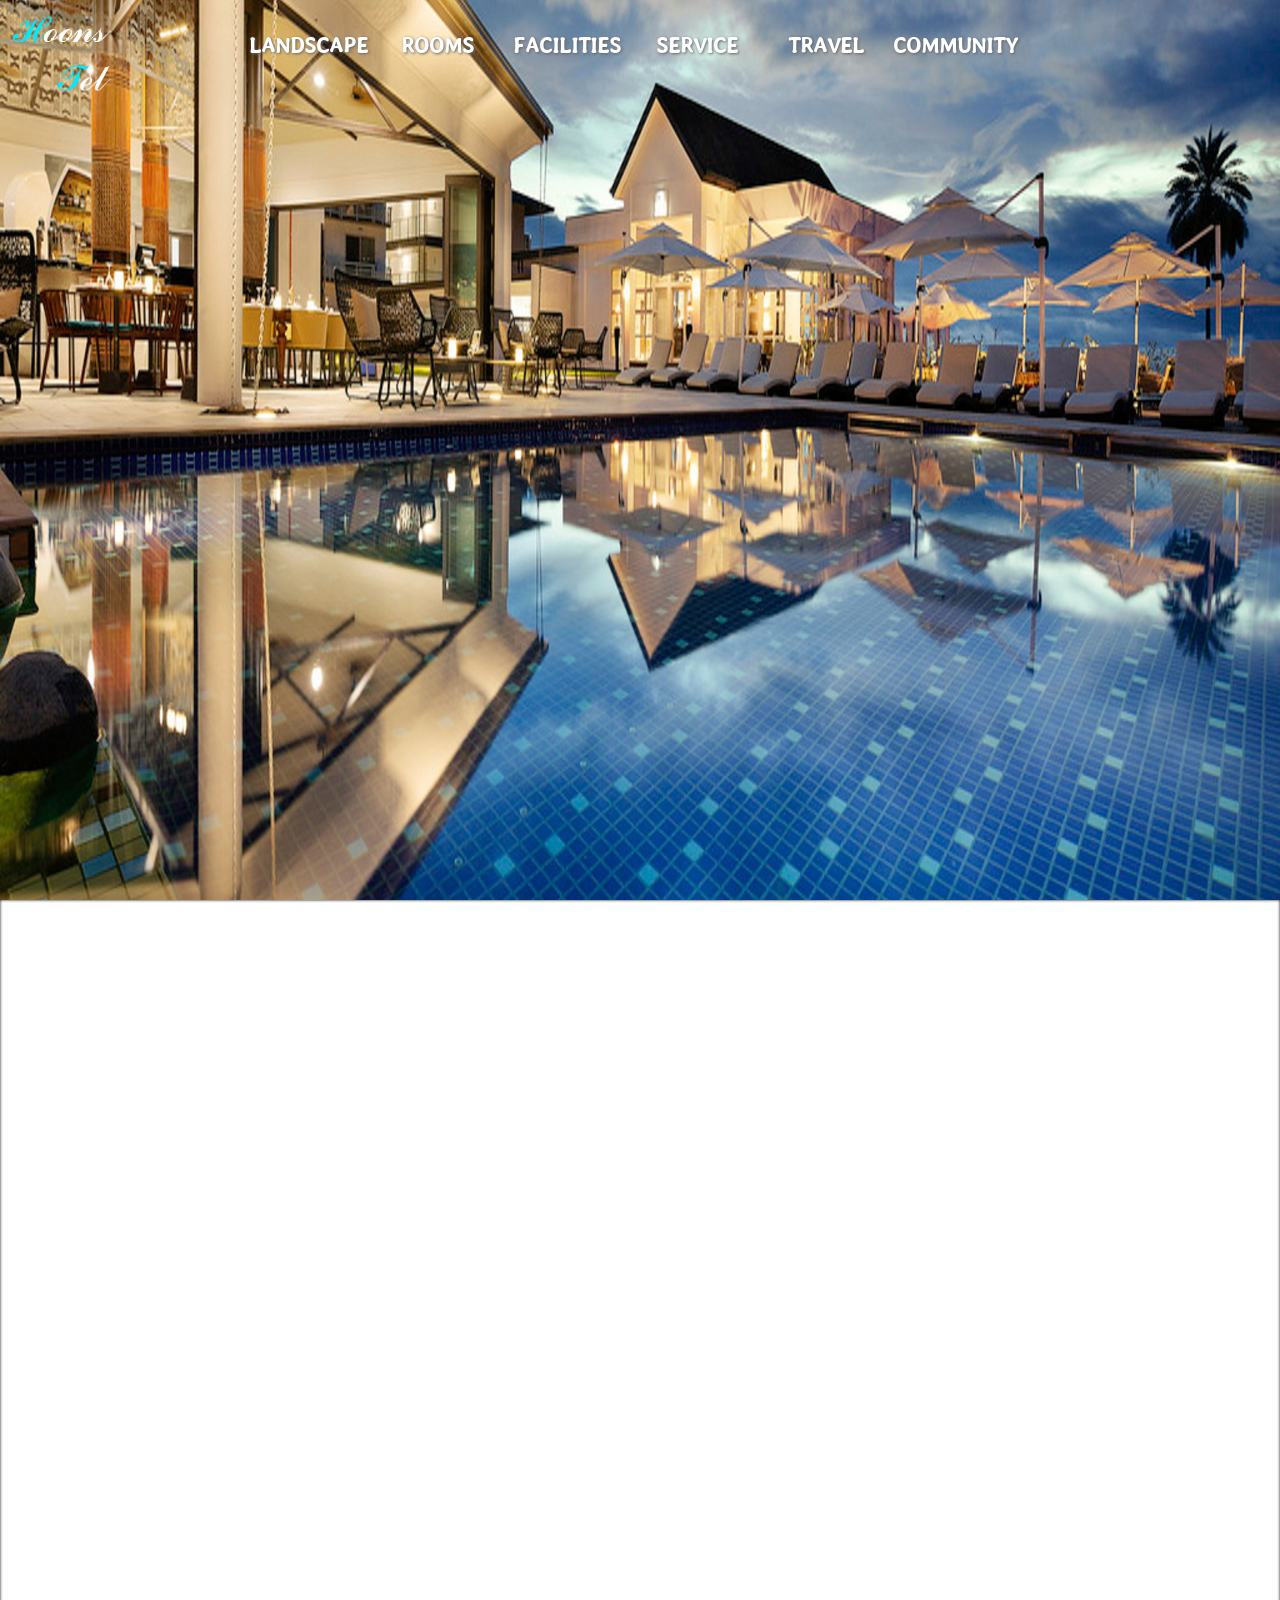
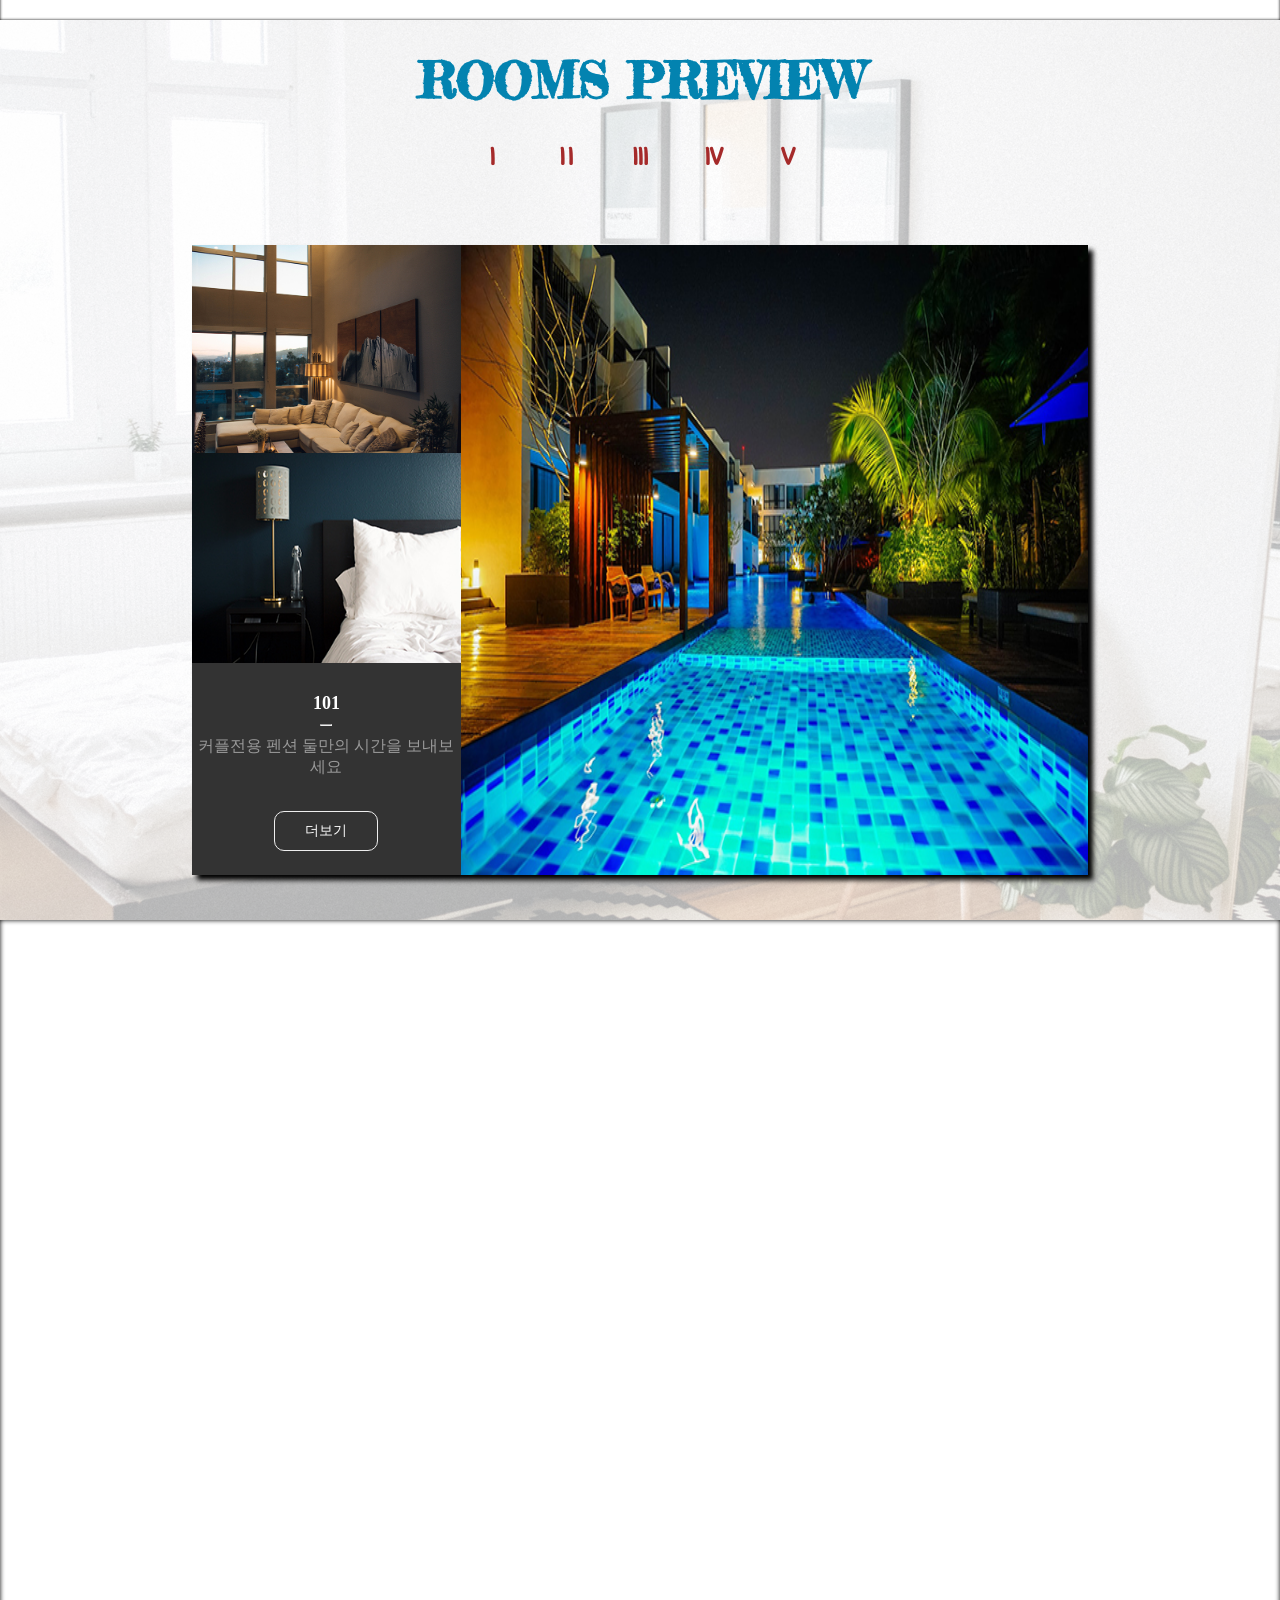
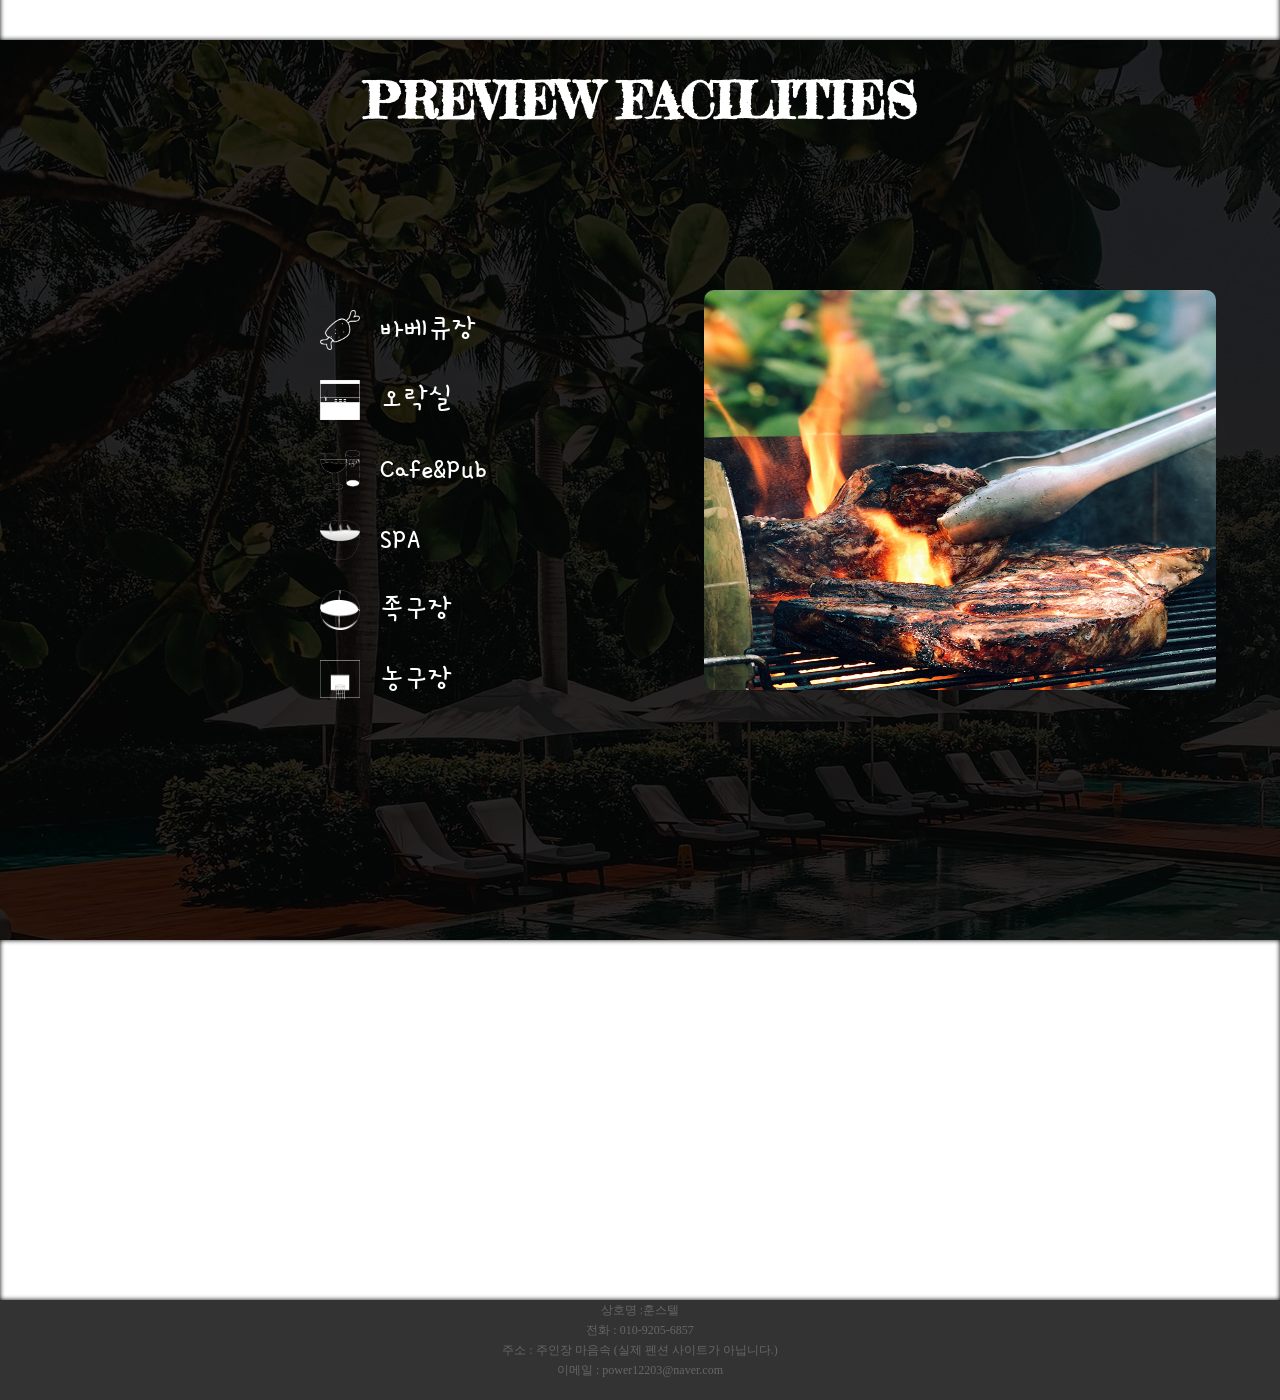
<file: work4/index.html>
<!DOCTYPE html>
<html lang="ko">
<head>
	<meta charset="UTF-8">
	<meta name="viewport" content="width=device-width, initial-scale=1.0">
	<title>HoonTel</title>
	<link rel="stylesheet" type="text/css" href="css/style.css">
</head>
<body>
<div id="wrap">
	<header class="header">
		<h1 class="logo">
			<a href="index.html">
				<img src="image/logo.png" alt="logoimage">
			</a>
		</h1>
		<nav>
			<ul class="gnb">
				<li>
					<a href="sub.html">Landscape</a>
			    </li>
			    <li>
			    	<a href="sub1.html">Rooms</a>
			    </li>
			    <li>
			    	<a href="sub2.html">Facilities</a>
			    </li>
			    <li>
			    	<a href="sub3.html">Service</a>
			    </li>
			    <li>
			    	<a href="#">Travel</a>
			    </li>
			    <li>
			    	<a href="#">Community</a>
			    </li>
			</ul>
		</nav>
		<div class="menuBtn">
			<span></span>
			<span></span>
			<span></span>
		</div>
		<div class="menuClose">
			<span></span>
			<span></span>
		</div>
	</header>
	<div class="fixedNav">
		    <ul class="gnb1">
		    	<li>
		    		<a href="#">Home</a>
		    	</li>
			    <li>
			    	<a href="#contents2">Rooms</a>
			    </li>
			    <li>
			    	<a href="#contents4">Facilities</a>
			    </li>
			</ul>
	</div>
	<section id="contents">
		<h2 class="hidden">contents</h2>
	  <ul class="headerSlide">
	  	<li><img src="image/h_slide1.jpg" alt="headerslideimage"></li>
	  	<li><img src="image/h_slide2.jpg" alt="headerslideimage"></li>
	  	<li><img src="image/h_slide3.jpg" alt="headerslideimage"></li>
	  	<li><img src="image/h_slide4.jpg" alt="headerslideimage"></li>	  	
	  </ul>
	</section>
	<section id="contents1">
		<h2 class="hidden">contents</h2>
	</section>
	<section id="contents2">
	  <h2>ROOMS PREVIEW</h2>
	  <div class="abox">
	  	<a href="#" onclick="return false;">Ⅰ</a>
	  	<a href="#" onclick="return false;">Ⅱ</a>
	  	<a href="#" onclick="return false;">Ⅲ</a>
	  	<a href="#" onclick="return false;">Ⅳ</a>
	  	<a href="#" onclick="return false;">Ⅴ</a>
	  </div>
	  <div class="roomBox">
	  	<div class="box1">
	  		<ul>
	  		  <li class="box1move"><img src="image/box1_1.jpg" alt="boximage"></li>
	  		  <li><img src="image/box1_2.jpg" alt="boximage"></li>
	  		  <li><img src="image/box1_3.jpg" alt="boximage"></li>
	  		  <li><img src="image/box1_4.jpg" alt="boximage"></li>
	  		  <li><img src="image/box1_5.jpg" alt="boximage"></li>
	  		</ul>
	  	</div>
	  	<div class="box2">
	  		<ul class="box2_img">
	  			<li><img src="image/box2_1.jpg" alt="boximage"></li>
	  			<li><img src="image/box2_2.jpg" alt="boximage"></li>
	  			<li><img src="image/box2_3.jpg" alt="boximage"></li>
	  			<li><img src="image/box2_4.jpg" alt="boximage"></li>
	  			<li><img src="image/box2_5.jpg" alt="boximage"></li>
	  		</ul>
	  		<ul class="box2_p">
	  			<li>
	  				<h3>101</h3>
	  				<hr>
	  				<p>커플전용 펜션 둘만의 시간을 보내보세요</p>
	  				<a href="#">더보기</a>
	  			</li>
	   			<li>
	  				<h3>201</h3>
	  				<hr>
	  				<p>커플전용 펜션 둘만의 시간을 보내보세요</p>
	  				<a href="#">더보기</a>
	  			</li>
	  			<li>
	  				<h3>301</h3>
	  				<hr>
	  				<p>커플전용 펜션 둘만의 시간을 보내보세요</p>
	  				<a href="#">더보기</a>
	  			</li>
	  			<li>
	  				<h3>401</h3>
	  				<hr>
	  				<p>커플전용 펜션 둘만의 시간을 보내보세요</p>
	  				<a href="#">더보기</a>
	  			</li>
	  			<li>
	  				<h3>501</h3>
	  				<hr>
	  				<p>커플전용 펜션 둘만의 시간을 보내보세요</p>
	  				<a href="#">더보기</a>
	  			</li>
	  		</ul>
	  	</div>
	  	<div class="box3">
	  		<ul>
	  			<li><img src="image/box3_1.jpg" alt="boximage"></li>
	  			<li><img src="image/box3_2.jpg" alt="boximage"></li>
	  			<li><img src="image/box3_3.jpg" alt="boximage"></li>
	  			<li><img src="image/box3_4.jpg" alt="boximage"></li>
	  			<li><img src="image/box3_5.jpg" alt="boximage"></li>
	  		</ul>
	  </div>
	</div>
	</section>
	<section id="contents3">
		<h2 class="hidden">contents</h2>
	</section>
	<section id="contents4">
		<h2>PREVIEW FACILITIES</h2>
		<ul class="previewChart">
			<li>
				<img src="image/icon/bbq.png" alt="iconimage"><span>바베큐장</span>
			</li>
			<li>
				<img src="image/icon/orak.png" alt="iconimage"><span>오락실</span>
			</li>
			<li>
				<img src="image/icon/cafe.png" alt="iconimage"><span>Cafe&Pub</span>
			</li>
			<li>
				<img src="image/icon/spa.png" alt="iconimage"><span>SPA</span>
			</li>
			<li>
				<img src="image/icon/jokgu.png" alt="iconimage"><span>족구장</span>
			</li>
			<li>
                <img src="image/icon/basket.png" alt="iconimage"><span>농구장</span>
			</li>
		</ul>
		<ul class="previewImg">
			<li><img src="image/bbq.jpg" alt="bbqimage"></li>
			<li><img src="image/orak.jpg" alt="bbqimage"></li>
			<li><img src="image/cafe.jpg" alt="bbqimage"></li>
			<li><img src="image/spa.jpg" alt="bbqimage"></li>
			<li><img src="image/jokgu.jpg" alt="bbqimage"></li>
			<li><img src="image/basket.jpg" alt="bbqimage"></li>
		</ul>
	</section>
	<section id="contents5">
		<h2 class="hidden">숨김</h2>
	</section>
	<footer class="footer">
		<div class="footerBox">
			<p>상호명 :훈스텔 <br>
			   전화 : 010-9205-6857<br>
			   주소 : 주인장 마음속 (실제 펜션 사이트가 아닙니다.)<br>
			   이메일 : power12203@naver.com
			</p>
		</div>
	</footer>
</div>
<script src="js/jquery-3.5.0.js"></script>
<script src="js/script.js"></script>
</body>
</html>
</file>
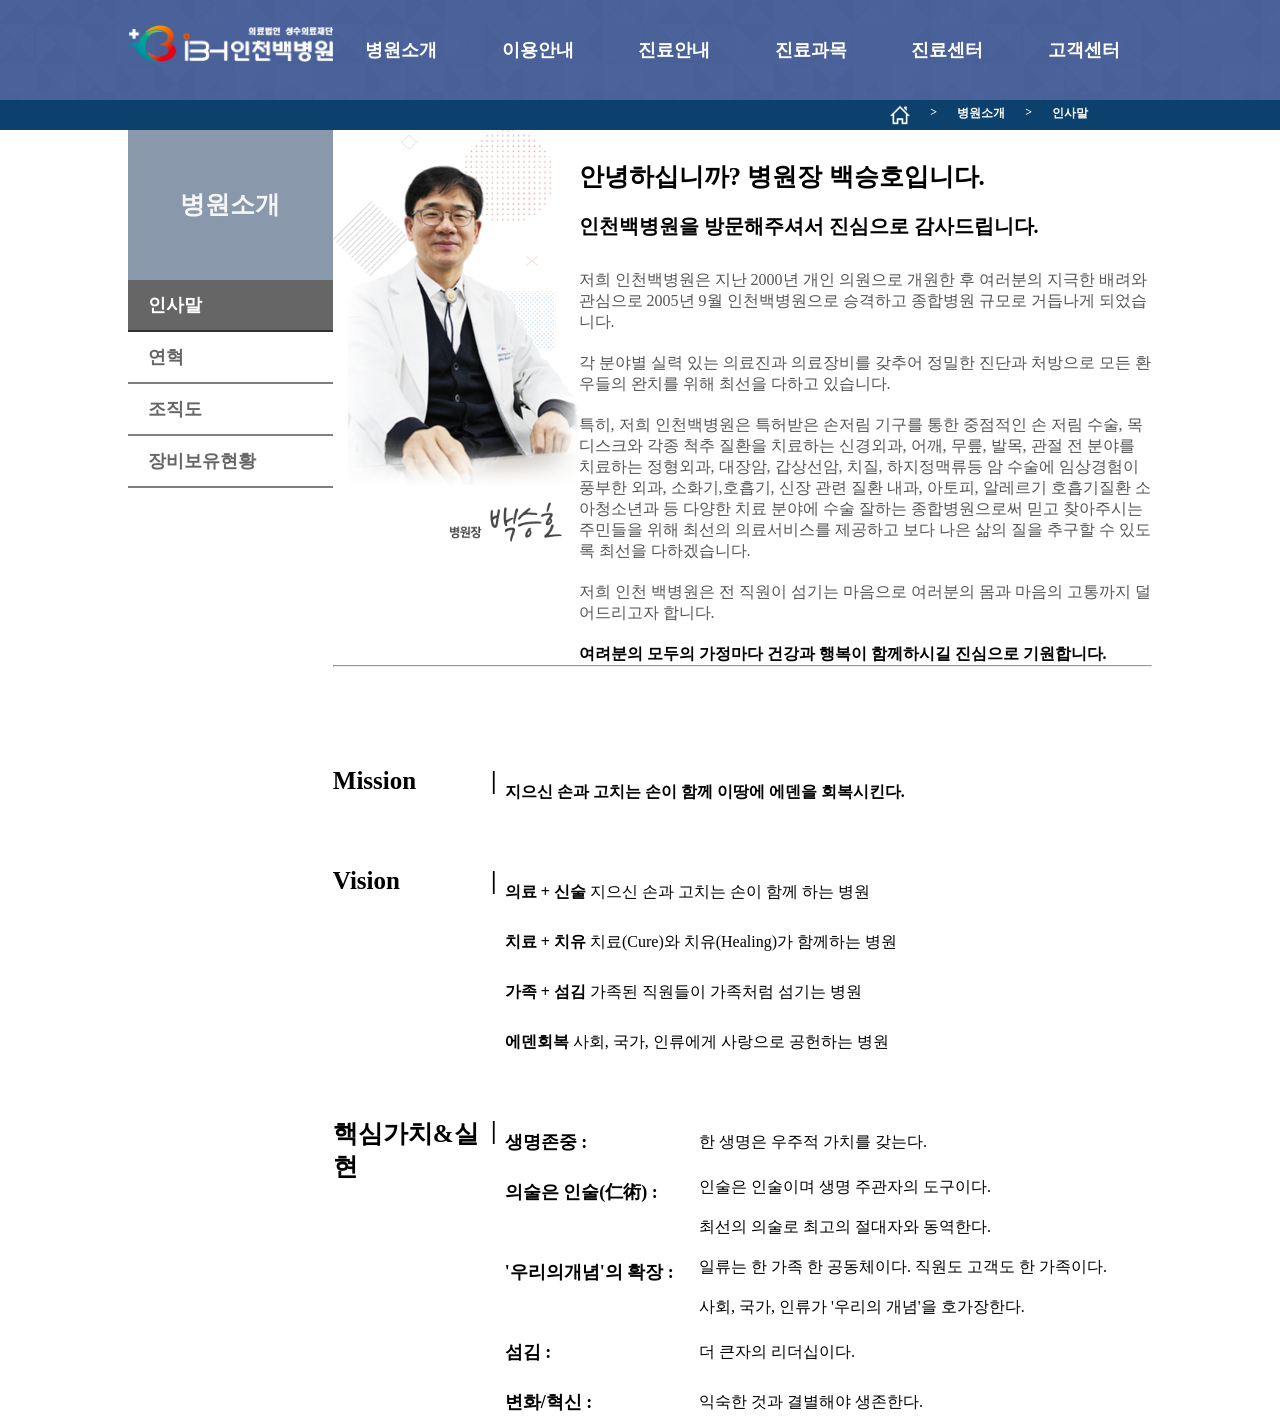
<file: work2/sub.html>
<!DOCTYPE html>
<html lang="ko">
<head>
	<meta charset="UTF-8">
	<title>병원소개</title>
	<link rel="stylesheet" href="css/default.css">
	<link rel="stylesheet" href="css/style1.css">
</head>
<body>
	<div id="wrap">
    <header class="header">
      <div>
      <h1 class="logo"><a href="index.html"><img src="image/logo1.png" alt="logo"></a></h1>
      <ul class="gnb">
        <li><a href="sub.html">병원소개</a>
              <ul class="sub">
                <li><a href="sub.html">인사말</a></li>
                <li><a href="sub1.html">연혁</a></li>
                <li><a href="sub2.html">조직도</a></li>
                <li><a href="sub3.html">장비보유현황</a></li>
              </ul>
        </li>
        <li><a href="#">이용안내</a>
              <ul class="sub">
                <li><a href="#">진료시간</a></li>
                <li><a href="#">오시는길</a></li>
                <li><a href="#">제증명발급</a></li>
                <li><a href="#">층별안내</a></li>
              </ul>             
        </li>
        <li><a href="#">진료안내</a>
              <ul class="sub">
                <li><a href="#">외래안내</a></li>
                <li><a href="#">입퇴원안내</a></li>
                <li><a href="#">응급진료안내</a></li>
                <li><a href="#">비급여항목안내</a></li>
              </ul>
        </li>
        <li><a href="#">진료과목</a>
              <ul class="sub">
                <li><a href="#">신경외과</a></li>
                <li><a href="#">신경과</a></li>
                <li><a href="#">정형외과</a></li>
                <li><a href="#">외과</a></li>
                <li><a href="#">내과</a></li>
                <li><a href="#">소아청소년과</a></li>
                <li><a href="#">영상의학과</a></li>
                <li><a href="#">마취통증의학과</a></li>
                <li><a href="#">진단검사의학과</a></li>
                <li><a href="#">피부/비뇨의학과</a></li>
                <li><a href="#">재활의학과</a></li>
                <li><a href="#">응급의학과</a></li>
                <li><a href="#">직업환경의학과</a></li>
              </ul>
        </li>
        <li><a href="#">진료센터</a>
              <ul class="sub">
                <li><a href="#">손저림센터</a></li>
                <li><a href="#">척추센터</a></li>
                <li><a href="#">관절센터</a></li>
                <li><a href="#">뇌졸증/중풍센터</a></li>
                <li><a href="#">어지럼(현훈)센터</a></li>
                <li><a href="#">화상센터</a></li>
                <li><a href="#">유방/갑상선센터</a></li>
                <li><a href="#">소화기센터</a></li>
                <li><a href="#">영유아센터</a></li>
                <li><a href="#">인공신장센터</a></li>
                <li><a href="#">재활센터</a></li>
                <li><a href="#">응급의료기관</a></li>
                <li><a href="#">건강검진센터</a></li>
              </ul>
        </li>
        <li><a href="#">고객센터</a>
              <ul class="sub">
                <li><a href="#">병원소식</a></li>
                <li><a href="#">병원갤러리</a></li>
                <li><a href="#">병원영상</a></li>
                <li><a href="#">온라인상담</a></li>
                <li><a href="#">고객의소리</a></li>
              </ul>
        </li> 
      </ul>
     </div>
    </header>
    <div class="headerbt">
        <div>
            <span class="imgpng" style="background:url(image/imgpng.png) no-repeat center/cover; width:20px; height:20px; display:block"></span>
            <span>&gt;</span>
            <span>병원소개</span>
            <span>&gt;</span>
            <span>인사말</span>
        </div>
    </div>
    <section class="subwrap">
    	<h2 class="hidden">subwrap</h2>
    	<div class="subHeader">
    	  <span>병원소개</span>
    	  <ul class="subGnb">
    	  	<li><a href="sub.html">인사말</a></li>
    	  	<li><a href="sub1.html">연혁</a></li>
    	  	<li><a href="sub2.html">조직도</a></li>
    	  	<li><a href="sub3.html">장비보유현황</a></li>
    	  </ul>
    	</div>
    	<div class="subcontents1">
    		<img src="image/captain.png" alt="병원장사진">
    		<div class="note">
    		  <h3>안녕하십니까? 병원장 백승호입니다.</h3>
    		  <h4>인천백병원을 방문해주셔서 진심으로 감사드립니다.</h4>
    		  <p>저희 인천백병원은 지난 2000년 개인 의원으로 개원한 후 여러분의 지극한 배려와 관심으로 2005년 9월 인천백병원으로 승격하고 종합병원 규모로 거듭나게 되었습니다.</p>
    		  <p>각 분야별 실력 있는 의료진과 의료장비를 갖추어 정밀한 진단과 처방으로 모든 환우들의 완치를 위해 최선을 다하고 있습니다.</p>
    		  <p>특히, 저희 인천백병원은 특허받은 손저림 기구를 통한 중점적인 손 저림 수술, 목 디스크와 각종 척추 질환을 치료하는 신경외과, 어깨, 무릎, 발목, 관절 전 분야를 치료하는 정형외과, 대장암, 갑상선암, 치질, 하지정맥류등 암 수술에 임상경험이 풍부한 외과, 소화기,호흡기, 신장 관련 질환 내과, 아토피, 알레르기 호흡기질환 소아청소년과 등 다양한 치료 분야에 수술 잘하는 종합병원으로써 믿고 찾아주시는 주민들을 위해 최선의 의료서비스를 제공하고 보다 나은 삶의 질을 추구할 수 있도록 최선을 다하겠습니다.</p>
    		  <p>저희 인천 백병원은 전 직원이 섬기는 마음으로 여러분의 몸과 마음의 고통까지 덜어드리고자 합니다.</p>
    		  <h5>여려분의 모두의 가정마다 건강과 행복이 함께하시길 진심으로 기원합니다.</h5>
    	    </div>
    	</div>
    	<hr>
    	<div class="subcontents2">
    		<div class="mission">
    		  <div class="box">
    			<span>Mission</span><span>|</span> 
    		  </div>
    		  <div class="box1">
    			<p>지으신 손과 고치는 손이 함께 이땅에 에덴을 회복시킨다.</p>
    		  </div>
    		</div>
    		<div class="vision">
    	      <div class="box">
    			<span>Vision</span><span>|</span> 
    		  </div>
    		  <div class="box1">
    			<p><b>의료 + 신술</b> 지으신 손과 고치는 손이 함께 하는 병원</p>
    			<p><b>치료 + 치유</b> 치료(Cure)와 치유(Healing)가 함께하는 병원</p>
    			<p><b>가족 + 섬김</b> 가족된 직원들이 가족처럼 섬기는 병원</p>
    			<p><b>에덴회복</b> 사회, 국가, 인류에게 사랑으로 공헌하는 병원</p>
    		  </div>
    		</div>
    		<div class="hack">
    		  <div class="box">
    			<span>핵심가치&amp;실현</span><span>|</span> 
    		  </div>
    		  <div class="box1">
    			<span>생명존중 : </span><p>한 생명은 우주적 가치를 갖는다.</p><br>
    			<span>의술은 인술(仁術) : </span><p> 인술은 인술이며 생명 주관자의 도구이다. <br>최선의 의술로 최고의 절대자와 동역한다.</p><br>
    			<span>'우리의개념'의 확장 : </span><p> 일류는 한 가족 한 공동체이다. 직원도 고객도 한 가족이다.<br>
    			사회, 국가, 인류가 '우리의 개념'을 호가장한다. </p>
    			<span>섬김 : </span><p> 더 큰자의 리더십이다.</p>
    			<span>변화/혁신 :</span><p> 익숙한 것과 결별해야 생존한다.</p>
    		  </div>
    		</div>
    	</div>
    </section>
</div>
<script src="js/jquery-3.5.0.js"></script>
<script src="js/script.js"></script>
</body>
</html>
</file>
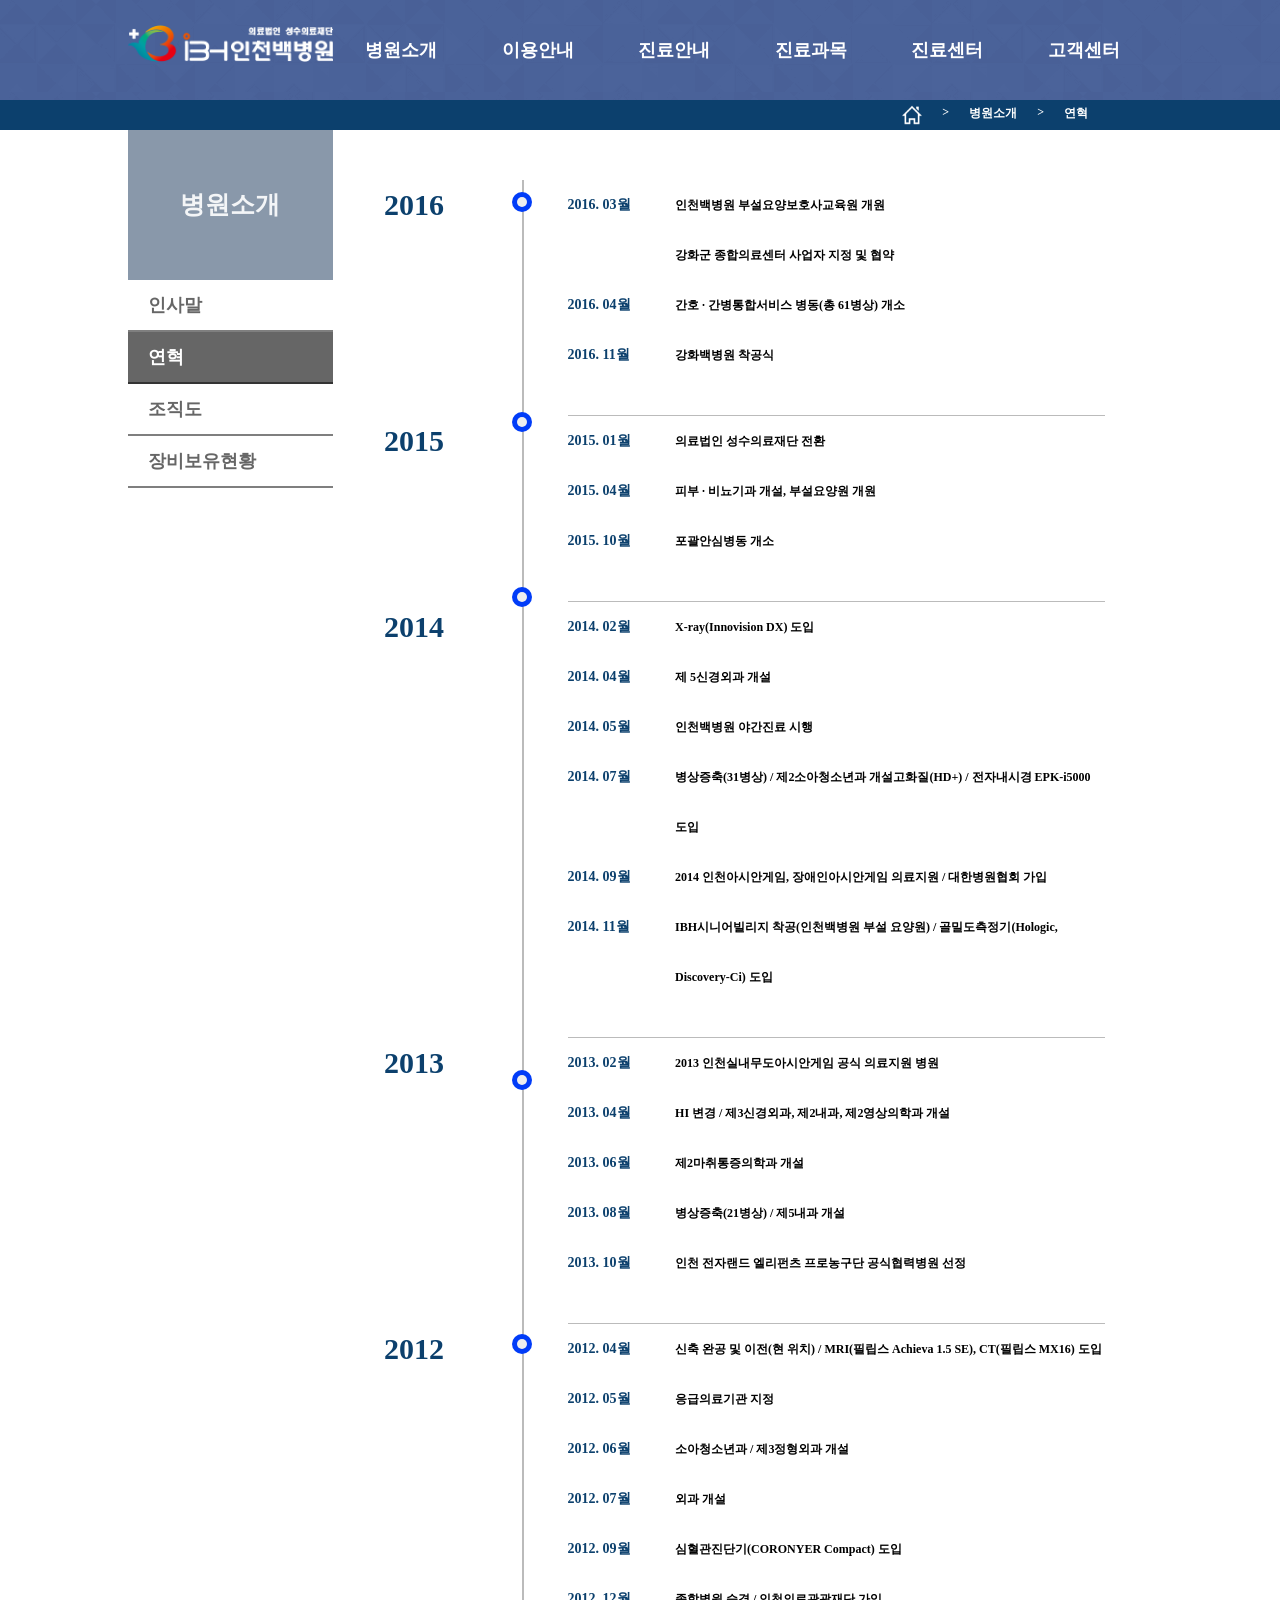
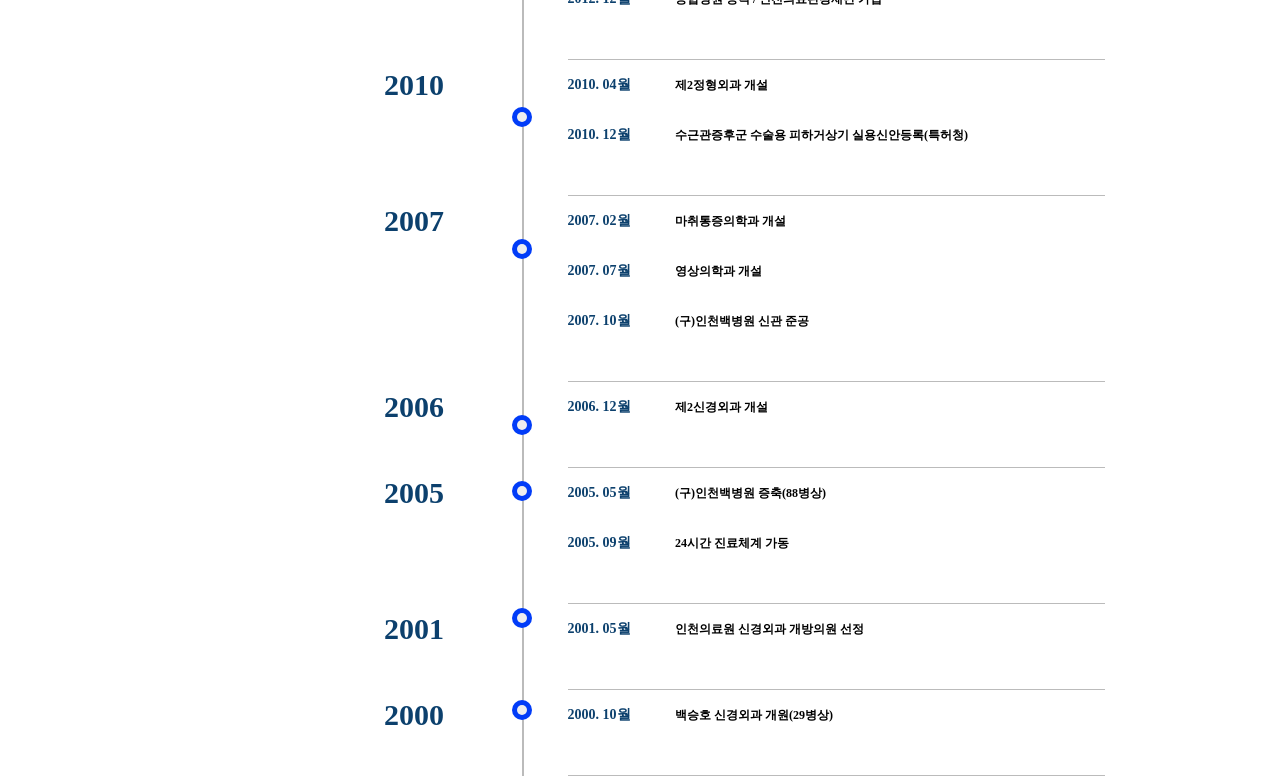
<file: work2/sub1.html>
<!DOCTYPE html>
<html lang="ko">
<head>
	<meta charset="UTF-8">
	<title>병원소개</title>
	<link rel="stylesheet" href="css/default.css">
	<link rel="stylesheet" href="css/style2.css">
</head>
<body>
	<div id="wrap">
    <header class="header">
      <div>
      <h1 class="logo"><a href="index.html"><img src="image/logo1.png" alt="logo"></a></h1>
      <ul class="gnb">
        <li><a href="sub.html">병원소개</a>
              <ul class="sub">
                <li><a href="sub.html">인사말</a></li>
                <li><a href="sub1.html">연혁</a></li>
                <li><a href="sub2.html">조직도</a></li>
                <li><a href="sub3.html">장비보유현황</a></li>
              </ul>
        </li>
        <li><a href="#">이용안내</a>
              <ul class="sub">
                <li><a href="#">진료시간</a></li>
                <li><a href="#">오시는길</a></li>
                <li><a href="#">제증명발급</a></li>
                <li><a href="#">층별안내</a></li>
              </ul>             
        </li>
        <li><a href="#">진료안내</a>
              <ul class="sub">
                <li><a href="#">외래안내</a></li>
                <li><a href="#">입퇴원안내</a></li>
                <li><a href="#">응급진료안내</a></li>
                <li><a href="#">비급여항목안내</a></li>
              </ul>
        </li>
        <li><a href="#">진료과목</a>
              <ul class="sub">
                <li><a href="#">신경외과</a></li>
                <li><a href="#">신경과</a></li>
                <li><a href="#">정형외과</a></li>
                <li><a href="#">외과</a></li>
                <li><a href="#">내과</a></li>
                <li><a href="#">소아청소년과</a></li>
                <li><a href="#">영상의학과</a></li>
                <li><a href="#">마취통증의학과</a></li>
                <li><a href="#">진단검사의학과</a></li>
                <li><a href="#">피부/비뇨의학과</a></li>
                <li><a href="#">재활의학과</a></li>
                <li><a href="#">응급의학과</a></li>
                <li><a href="#">직업환경의학과</a></li>
              </ul>
        </li>
        <li><a href="#">진료센터</a>
              <ul class="sub">
                <li><a href="#">손저림센터</a></li>
                <li><a href="#">척추센터</a></li>
                <li><a href="#">관절센터</a></li>
                <li><a href="#">뇌졸증/중풍센터</a></li>
                <li><a href="#">어지럼(현훈)센터</a></li>
                <li><a href="#">화상센터</a></li>
                <li><a href="#">유방/갑상선센터</a></li>
                <li><a href="#">소화기센터</a></li>
                <li><a href="#">영유아센터</a></li>
                <li><a href="#">인공신장센터</a></li>
                <li><a href="#">재활센터</a></li>
                <li><a href="#">응급의료기관</a></li>
                <li><a href="#">건강검진센터</a></li>
              </ul>
        </li>
        <li><a href="#">고객센터</a>
              <ul class="sub">
                <li><a href="#">병원소식</a></li>
                <li><a href="#">병원갤러리</a></li>
                <li><a href="#">병원영상</a></li>
                <li><a href="#">온라인상담</a></li>
                <li><a href="#">고객의소리</a></li>
              </ul>
        </li> 
      </ul>
     </div>
    </header>
    <div class="headerbt">
    	<div>
    		<span class="imgpng" style="background:url(image/imgpng.png) no-repeat center/cover; width:20px; height:20px; display:block"></span>
    		<span>&gt;</span>
    		<span>병원소개</span>
    		<span>&gt;</span>
    		<span>연혁</span>
    	</div>
    </div>
    <section class="subwrap">
    	<h2 class="hidden">subwrap</h2>
    	<div class="subHeader">
    	  <span>병원소개</span>
    	  <ul class="subGnb">
    	  	<li><a href="sub.html">인사말</a></li>
    	  	<li style="background:#666;"><a href="sub1.html" style="color:#fff">연혁</a></li>
    	  	<li><a href="sub2.html">조직도</a></li>
    	  	<li><a href="sub3.html">장비보유현황</a></li>
    	  </ul>
    	</div>
        <div class="history">
        	<div class="line">
        		<div class="linedots ld1"><div></div></div>
        		<div class="linedots ld2"><div></div></div>
        		<div class="linedots ld3"><div></div></div>
        		<div class="linedots ld4"><div></div></div>
        		<div class="linedots ld5"><div></div></div>
        		<div class="linedots ld6"><div></div></div>
        		<div class="linedots ld7"><div></div></div>
        		<div class="linedots ld8"><div></div></div>
        		<div class="linedots ld9"><div></div></div>
        		<div class="linedots ld10"><div></div></div>
        		<div class="linedots ld11"><div></div></div>
        	</div>
        	<ul class="h_header">
        		<li><span>2016</span>
        			<ul class="h_sub">
        			  <li><span>2016. 03월</span><p>인천백병원 부설요양보호사교육원 개원<br>강화군 종합의료센터 사업자 지정 및 협약</p></li>
        			  <li><span>2016. 04월</span><p>간호 · 간병통합서비스 병동(총 61병상) 개소</p></li>
        			  <li><span>2016. 11월</span><p>강화백병원 착공식</p></li>
        		    </ul>
        		</li>
        		<li><span>2015</span>
        			<ul class="h_sub">
        			  <li><span>2015. 01월</span><p>의료법인 성수의료재단 전환

</p></li>
        			  <li><span>2015. 04월</span><p>피부 · 비뇨기과 개설, 부설요양원 개원

</p></li>
                      <li><span>2015. 10월</span><p>포괄안심병동 개소</p></li>
        		    </ul>
        		</li>
        		<li><span>2014</span>
        			<ul class="h_sub">
        			  <li><span>2014. 02월</span><p>X-ray(Innovision DX) 도입</p></li>
        			  <li><span>2014. 04월</span><p>제 5신경외과 개설</p></li>
        			  <li><span>2014. 05월</span><p>인천백병원 야간진료 시행</p></li>
        			  <li><span>2014. 07월</span><p>병상증축(31병상) / 제2소아청소년과 개설고화질(HD+) / 전자내시경 EPK-i5000 도입</p></li>
        			  <li><span>2014. 09월</span><p>2014 인천아시안게임, 장애인아시안게임 의료지원 / 대한병원협회 가입</p></li>
        			  <li><span>2014. 11월</span><p>IBH시니어빌리지 착공(인천백병원 부설 요양원) / 골밀도측정기(Hologic, Discovery-Ci) 도입</p></li>
        		    </ul>	
        		</li>
        		<li><span>2013</span>
        			<ul class="h_sub">
        			  <li><span>2013. 02월</span><p>2013 인천실내무도아시안게임 공식 의료지원 병원</p></li>
        			  <li><span>2013. 04월</span><p>HI 변경 / 제3신경외과, 제2내과, 제2영상의학과 개설</p></li>
        			  <li><span>2013. 06월</span><p>제2마취통증의학과 개설</p></li>
        			  <li><span>2013. 08월</span><p>병상증축(21병상) / 제5내과 개설</p></li>
        			  <li><span>2013. 10월</span><p>인천 전자랜드 엘리펀츠 프로농구단 공식협력병원 선정</p></li>
        		    </ul>	
        		</li>
        		<li><span>2012</span>
        			<ul class="h_sub">
        			  <li><span>2012. 04월</span><p>신축 완공 및 이전(현 위치) / MRI(필립스 Achieva 1.5 SE), CT(필립스 MX16) 도입</p></li>
        			  <li><span>2012. 05월</span><p>응급의료기관 지정</p></li>
        			  <li><span>2012. 06월</span><p>소아청소년과 / 제3정형외과 개설</p></li>
        			  <li><span>2012. 07월</span><p>외과 개설</p></li>
        			  <li><span>2012. 09월</span><p>심혈관진단기(CORONYER Compact) 도입</p></li>
        			  <li><span>2012. 12월</span><p>종합병원 승격 / 인천의료관광재단 가입</p></li>
        		    </ul>	
        		</li>
        		<li><span>2010</span>
        			<ul class="h_sub">
        			  <li><span>2010. 04월</span><p>제2정형외과 개설</p></li>
        			  <li><span>2010. 12월</span><p>수근관증후군 수술용 피하거상기 실용신안등록(특허청)</p></li>
        		    </ul>	
        		</li>
        		<li><span>2007</span>
        			<ul class="h_sub">
        			  <li><span>2007. 02월</span><p>마취통증의학과 개설</p></li>
        			  <li><span>2007. 07월</span><p>영상의학과 개설</p></li>
        			  <li><span>2007. 10월</span><p>(구)인천백병원 신관 준공</p></li>
        		    </ul>	
        		</li>
        		<li><span>2006</span>
        			<ul class="h_sub">
        			  <li><span>2006. 12월</span><p>제2신경외과 개설</p></li>
        		    </ul>	
        		</li>
        		<li><span>2005</span>
        			<ul class="h_sub">
        			  <li><span>2005. 05월</span><p>(구)인천백병원 증축(88병상)</p></li>
        			  <li><span>2005. 09월</span><p>24시간 진료체계 가동</p></li>
        		    </ul>	
        		</li>
        		<li><span>2001</span>
        			<ul class="h_sub">
        			  <li><span>2001. 05월</span><p>인천의료원 신경외과 개방의원 선정</p></li>
        		    </ul>	
        		</li>
        		<li><span>2000</span>
        			<ul class="h_sub">
        			  <li><span>2000. 10월</span><p>백승호 신경외과 개원(29병상)</p></li>
        		    </ul>	
        		</li>
        	</ul>
        </div>
    </section>
</div>
<script src="js/jquery-3.5.0.js"></script>
<script src="js/script.js"></script>
</body>
</html>
</file>
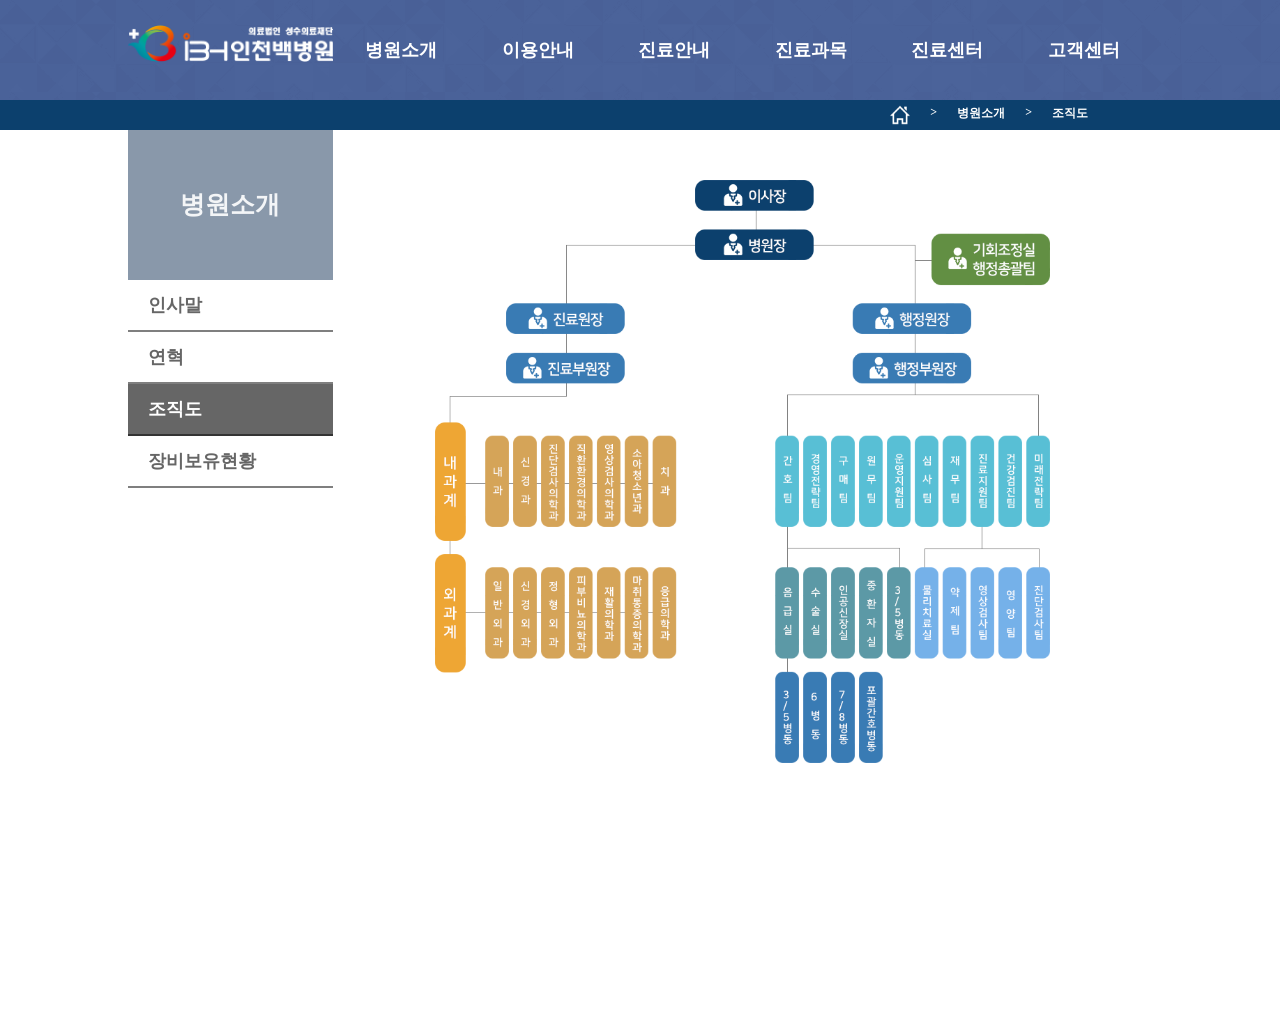
<file: work2/sub2.html>
<!DOCTYPE html>
<html lang="ko">
<head>
	<meta charset="UTF-8">
	<title>병원소개</title>
	<link rel="stylesheet" href="css/default.css">
	<link rel="stylesheet" href="css/style2.css">
</head>
<body>
	<div id="wrap">
    <header class="header">
      <div>
      <h1 class="logo"><a href="index.html"><img src="image/logo1.png" alt="logo"></a></h1>
      <ul class="gnb">
        <li><a href="sub.html">병원소개</a>
              <ul class="sub">
                <li><a href="sub.html">인사말</a></li>
                <li><a href="sub1.html">연혁</a></li>
                <li><a href="sub2.html">조직도</a></li>
                <li><a href="sub3.html">장비보유현황</a></li>
              </ul>
        </li>
        <li><a href="#">이용안내</a>
              <ul class="sub">
                <li><a href="#">진료시간</a></li>
                <li><a href="#">오시는길</a></li>
                <li><a href="#">제증명발급</a></li>
                <li><a href="#">층별안내</a></li>
              </ul>             
        </li>
        <li><a href="#">진료안내</a>
              <ul class="sub">
                <li><a href="#">외래안내</a></li>
                <li><a href="#">입퇴원안내</a></li>
                <li><a href="#">응급진료안내</a></li>
                <li><a href="#">비급여항목안내</a></li>
              </ul>
        </li>
        <li><a href="#">진료과목</a>
              <ul class="sub">
                <li><a href="#">신경외과</a></li>
                <li><a href="#">신경과</a></li>
                <li><a href="#">정형외과</a></li>
                <li><a href="#">외과</a></li>
                <li><a href="#">내과</a></li>
                <li><a href="#">소아청소년과</a></li>
                <li><a href="#">영상의학과</a></li>
                <li><a href="#">마취통증의학과</a></li>
                <li><a href="#">진단검사의학과</a></li>
                <li><a href="#">피부/비뇨의학과</a></li>
                <li><a href="#">재활의학과</a></li>
                <li><a href="#">응급의학과</a></li>
                <li><a href="#">직업환경의학과</a></li>
              </ul>
        </li>
        <li><a href="#">진료센터</a>
              <ul class="sub">
                <li><a href="#">손저림센터</a></li>
                <li><a href="#">척추센터</a></li>
                <li><a href="#">관절센터</a></li>
                <li><a href="#">뇌졸증/중풍센터</a></li>
                <li><a href="#">어지럼(현훈)센터</a></li>
                <li><a href="#">화상센터</a></li>
                <li><a href="#">유방/갑상선센터</a></li>
                <li><a href="#">소화기센터</a></li>
                <li><a href="#">영유아센터</a></li>
                <li><a href="#">인공신장센터</a></li>
                <li><a href="#">재활센터</a></li>
                <li><a href="#">응급의료기관</a></li>
                <li><a href="#">건강검진센터</a></li>
              </ul>
        </li>
        <li><a href="#">고객센터</a>
              <ul class="sub">
                <li><a href="#">병원소식</a></li>
                <li><a href="#">병원갤러리</a></li>
                <li><a href="#">병원영상</a></li>
                <li><a href="#">온라인상담</a></li>
                <li><a href="#">고객의소리</a></li>
              </ul>
        </li> 
      </ul>
     </div>
    </header>
    <div class="headerbt">
        <div>
            <span class="imgpng" style="background:url(image/imgpng.png) no-repeat center/cover; width:20px; height:20px; display:block"></span>
            <span>&gt;</span>
            <span>병원소개</span>
            <span>&gt;</span>
            <span>조직도</span>
        </div>
    </div>
    <section class="subwrap">
    	<h2 class="hidden">subwrap</h2>
    	<div class="subHeader">
    	  <span>병원소개</span>
    	  <ul class="subGnb">
    	  	<li><a href="sub.html">인사말</a></li>
    	  	<li><a href="sub1.html">연혁</a></li>
    	  	<li style="background:#666;"><a href="sub2.html" style="color:#fff;">조직도</a></li>
    	  	<li><a href="sub3.html">장비보유현황</a></li>
    	  </ul>
    	</div>
    	<div class="jogic">
            <img src="image/jogic.png" alt="조직도 이미지">
        </div>
    </section>
</div>
<script src="js/jquery-3.5.0.js"></script>
<script src="js/script.js"></script>
</body>
</html>
</file>
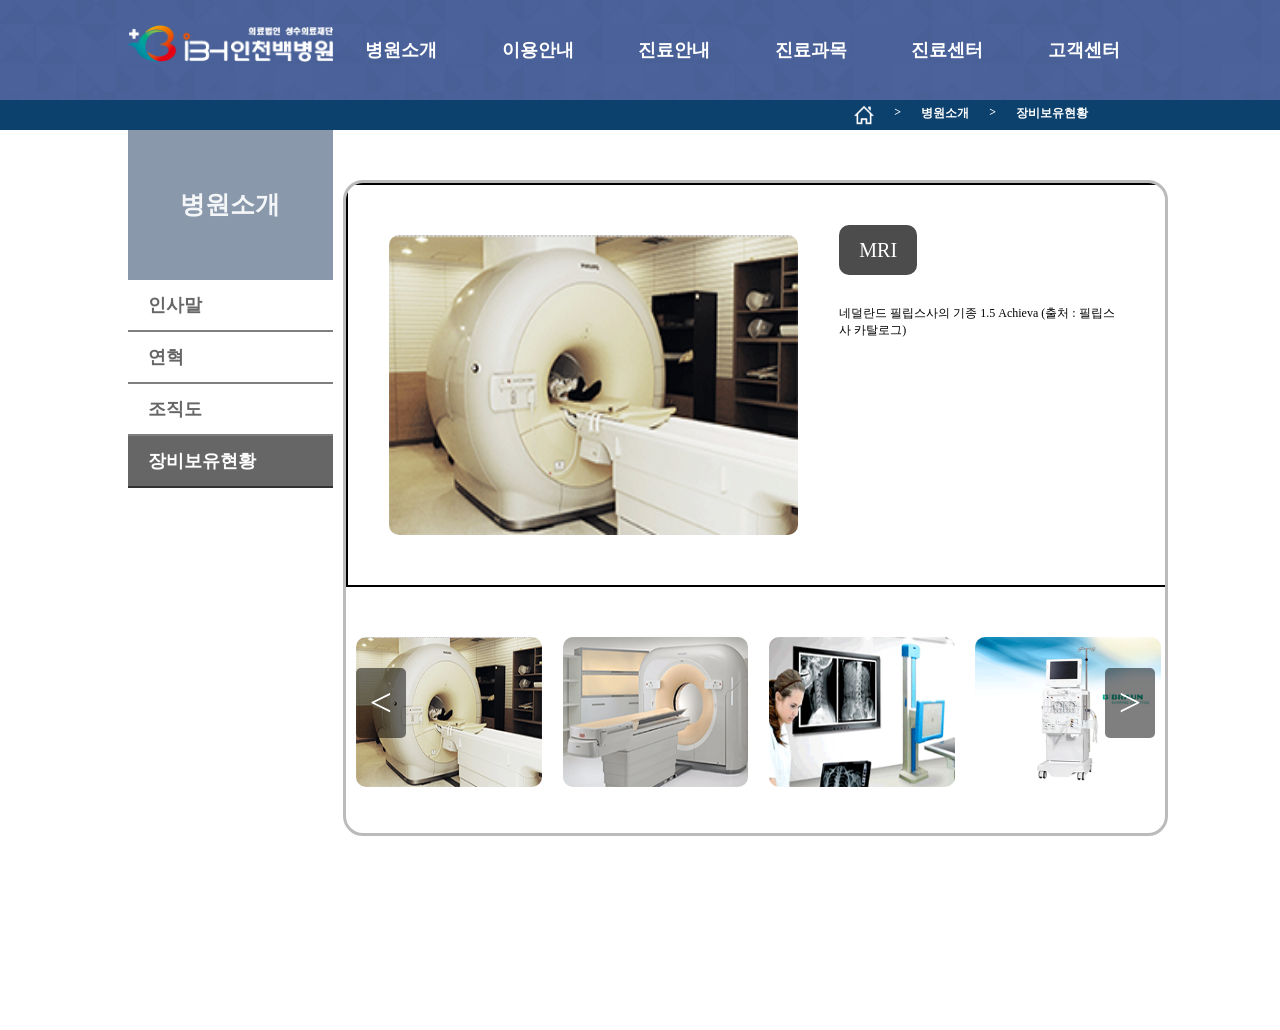
<file: work2/sub3.html>
<!DOCTYPE html>
<html lang="ko">
<head>
	<meta charset="UTF-8">
	<title>병원소개</title>
	<link rel="stylesheet" href="css/default.css">
	<link rel="stylesheet" href="css/style2.css">
</head>
<body>
	<div id="wrap">
    <header class="header">
      <div>
      <h1 class="logo"><a href="index.html"><img src="image/logo1.png" alt="logo"></a></h1>
      <ul class="gnb">
        <li><a href="sub.html">병원소개</a>
              <ul class="sub">
                <li><a href="sub.html">인사말</a></li>
                <li><a href="sub1.html">연혁</a></li>
                <li><a href="sub2.html">조직도</a></li>
                <li><a href="sub3.html">장비보유현황</a></li>
              </ul>
        </li>
        <li><a href="#">이용안내</a>
              <ul class="sub">
                <li><a href="#">진료시간</a></li>
                <li><a href="#">오시는길</a></li>
                <li><a href="#">제증명발급</a></li>
                <li><a href="#">층별안내</a></li>
              </ul>             
        </li>
        <li><a href="#">진료안내</a>
              <ul class="sub">
                <li><a href="#">외래안내</a></li>
                <li><a href="#">입퇴원안내</a></li>
                <li><a href="#">응급진료안내</a></li>
                <li><a href="#">비급여항목안내</a></li>
              </ul>
        </li>
        <li><a href="#">진료과목</a>
              <ul class="sub">
                <li><a href="#">신경외과</a></li>
                <li><a href="#">신경과</a></li>
                <li><a href="#">정형외과</a></li>
                <li><a href="#">외과</a></li>
                <li><a href="#">내과</a></li>
                <li><a href="#">소아청소년과</a></li>
                <li><a href="#">영상의학과</a></li>
                <li><a href="#">마취통증의학과</a></li>
                <li><a href="#">진단검사의학과</a></li>
                <li><a href="#">피부/비뇨의학과</a></li>
                <li><a href="#">재활의학과</a></li>
                <li><a href="#">응급의학과</a></li>
                <li><a href="#">직업환경의학과</a></li>
              </ul>
        </li>
        <li><a href="#">진료센터</a>
              <ul class="sub">
                <li><a href="#">손저림센터</a></li>
                <li><a href="#">척추센터</a></li>
                <li><a href="#">관절센터</a></li>
                <li><a href="#">뇌졸증/중풍센터</a></li>
                <li><a href="#">어지럼(현훈)센터</a></li>
                <li><a href="#">화상센터</a></li>
                <li><a href="#">유방/갑상선센터</a></li>
                <li><a href="#">소화기센터</a></li>
                <li><a href="#">영유아센터</a></li>
                <li><a href="#">인공신장센터</a></li>
                <li><a href="#">재활센터</a></li>
                <li><a href="#">응급의료기관</a></li>
                <li><a href="#">건강검진센터</a></li>
              </ul>
        </li>
        <li><a href="#">고객센터</a>
              <ul class="sub">
                <li><a href="#">병원소식</a></li>
                <li><a href="#">병원갤러리</a></li>
                <li><a href="#">병원영상</a></li>
                <li><a href="#">온라인상담</a></li>
                <li><a href="#">고객의소리</a></li>
              </ul>
        </li> 
      </ul>
     </div>
    </header>
    <div class="headerbt">
        <div>
            <span class="imgpng" style="background:url(image/imgpng.png) no-repeat center/cover; width:20px; height:20px; display:block"></span>
            <span>&gt;</span>
            <span>병원소개</span>
            <span>&gt;</span>
            <span>장비보유현황</span>
        </div>
    </div>
    <section class="subwrap">
    	<h2 class="hidden">subwrap</h2>
    	<div class="subHeader">
    	  <span>병원소개</span>
    	  <ul class="subGnb">
    	  	<li><a href="sub.html">인사말</a></li>
    	  	<li><a href="sub1.html">연혁</a></li>
    	  	<li><a href="sub2.html">조직도</a></li>
    	  	<li style="background:#666;"><a href="sub3.html" style="color:#fff">장비보유현황</a></li>
    	  </ul>
    	</div>
    <div class="viewwrap">
        <div class="view">
          <div class="viewBox">
            <img src="image/itemimg1.png" alt="MRI">
            <span>MRI</span>
            <p>네덜란드 필립스사의 기종 1.5 Achieva (출처 : 필립스사 카탈로그)</p>
          </div>
          <span class="prev">&lt;</span>
          <span class="next">&gt;</span>
          <ul class="slideimg">
            <li>
                <img src="image/itemimg1.png" alt="MRI">
                <div class="nameBox">
                <span class="name">MRI</span>
                <span>|</span>
                <p>네덜란드 필립스사의 기종 1.5 Achieva (출처 : 필립스사 카탈로그)</p>
              </div>
            </li>
            <li>
                <img src="image/itemimg2.png" alt="CT">
                <div class="nameBox">
                <span class="name">CT</span>
                <span>|</span>
                <p>필립스사의 Ingenuity Core (출처 : 필립스사 카탈로그)</p>
              </div>
            </li>
            <li>
                <img src="image/itemimg3.png" alt="X-RAY(DR)">
                <div class="nameBox">
                <span class="name">X-RAY(DR)</span>
                <span>|</span>
                <p>천정형 듀얼 X-RAY(DR) (출처 : 듀성뷰 카탈로그)</p>
              </div>
            </li>
            <li>
                <img src="image/itemimg4.png" alt="B.BRAUN DIALOG + ON-LINE HDF">
                <div class="nameBox">
                <span class="name">B.BRAUN DIALOG + ON-LINE HDF</span>
                <span>|</span>
                <p>B.BRAUN DIALOG + ON-LINE HDF(투석기계)
독일 B.Braun사에서 개발된 투석기계인 DIALOG+에
On-line HDF 기능을 가능하게 만든 투석장비로
저 분자/중 분자 요독 물질의 높은 제거뿐 아니라 인체의
신장과 유사한 방법으로 고분자 물질을 제거할 수
있도록 설계되었으며, 기계에서 자체적으로 만들어지는
(On-line방식) 극 초 순수 투석 액은 투석 중
보액으로 인채에 주입되어 수분조절을 용이하게 할 뿐
아니라 혈압 관리에도 좋은 영향을 줍니다.</p>
  </div>
            </li>
            <li>
                <img src="image/itemimg5.png" alt="CORONYZER">
                <div class="nameBox">
                <span class="name">CORONYZER</span>
              </div>
            </li>
            <li>
                <img src="image/itemimg6.png" alt="TOSHIBA 초음파">
                <div class="nameBox">
                <span class="name">TOSHIBA 초음파</span>
                <span>|</span>
                <p>하이엔드(high-end)급 'Aplio 300'</p>
              </div>
            </li>
            <li>
                <img src="image/itemimg7.png" alt="이비인후과 진료장비">
                <div class="nameBox">
                <span class="name">이비인후과 진료장비</span>
                <span>|</span>
                <p>모델명 : CU-5000<br>
제조사 : 참메드</p>
  </div>
            </li>
            <li>
                <img src="image/itemimg8.png" alt="뇌혈류 초음파 진단기(TCD)">
                <div class="nameBox">
                <span class="name">뇌혈류 초음파 진단기(TCD)</span>
              </div>
            </li>
            <li>
                <img src="image/itemimg9.png" alt="체내쇄석기">
                <div class="nameBox">
                <span class="name">체내쇄석기 </span>
                <span>|</span>
                <p>모델명 : VIBROLITH<br>
(출처 : ELMED 카달로그)</p>
  </div>
            </li>
            <li>
                <img src="image/itemimg10.png" alt="ESWL 쇄석기">
                <div class="nameBox">
                <span class="name">ESWL 쇄석기</span>
                <span>|</span>
                <p>모델명 : ASADAL - M1(국내 최초 미국 FDA 승인 획득 기종)<br>
(출처 : GEMSS 메디칼)</p>
  </div>
            </li>
            <li>
                <img src="image/itemimg11.png" alt="어지럼증 영상안진검사기 장비">
                <div class="nameBox">
                <span class="name">어지럼증 영상안진검사기 장비</span>
                <span>|</span>
                <p>모델명 : EVM-3<br>
제조사 : 서울메디칼</p>
  </div>
            </li>
            <li>
                <img src="image/itemimg12.png" alt="맘모톰(MAMMOTOME) 장비">
                <div class="nameBox">
                <span class="name">맘모톰(MAMMOTOME) 장비</span>
                <span>|</span>
                <p>모델명 : Ethicon</p>
              </div>
            </li>
            <li>
                <img src="image/itemimg13.png" alt="뇌파검사장비">
                <div class="nameBox">
                <span class="name">뇌파검사장비</span>
                <span>|</span>
                <p>모델명 : EEG-1200J/K(32채널)<br>
제조사 : NIHON KOHDEN</p>
  </div>
            </li>
            <li>
                <img src="image/itemimg14.png" alt="뇌파검사장비">
                <div class="nameBox">
                <span class="name">뇌파검사장비</span>
                <span>|</span>
                <p>모델명 : MEB-9400K<br>
제조사 : NIHON KOHDEN</p>
  </div>
            </li>
            <li>
                <img src="image/itemimg15.png" alt="LOW TEMPERATURRE PLASMA STERILIZER (저온플라즈마멸균기)">
                <div class="nameBox">
                <span class="name">LOW TEMPERATURRE PLASMA STERILIZER (저온플라즈마멸균기)</span>
                <span>|</span>
                <p>모델명 : HTMS-80/80E<br>
제조사 : 휴먼메디테크</p>
  </div>
            </li>
            <li>
                <img src="image/itemimg16.png" alt="초음파">
                <div class="nameBox">
                <span class="name">초음파</span>
                <span>|</span>
                <p>모델명 : LOGIQ P6<br>
제조사 : GE사</p>
  </div>
            </li>
            <li>
                <img src="image/itemimg17.png" alt="X-RAY">
                <div class="nameBox">
                <span class="name">X-RAY</span>
                <span>|</span>
                <p>㈜DK메디칼 시스템사 INNOVISION DX</p>
              </div>
            </li>
            <li>
                <img src="image/itemimg18.png" alt="내시경 장비">
                <div class="nameBox">
                <span class="name">내시경 장비</span>
                <span>|</span>
                <p>PENTAX사 기종 EPK-i5000</p>
              </div>
            </li>
            <li>
                <img src="image/itemimg19.png" alt="BMD 장비">
                <div class="nameBox">
                <span class="name">BMD 장비</span>
                <span>|</span>
                <p>미국 HOLOGIC사 기종 Discovery Ci</p>
              </div>
            </li>
            <li>
                <img src="image/itemimg20.png" alt="휴버">
                <div class="nameBox">
                <span class="name">휴버</span>
              </div>
            </li>
            <li>
                <img src="image/itemimg21.png" alt="슈넬 포백 시스템">
                <div class="nameBox">
                <span class="name">슈넬 포백 시스템</span>
                <span>|</span>
                <p>슈넬사 검사기/익스텐서/로테이터/라텔날벤딩/플렉션</p>
              </div>
            </li>
            <li>
                <img src="image/itemimg22.png" alt="무중력감압치료기">
                <div class="nameBox">
                <span class="name">무중력감압치료기</span>
                <span>|</span>
                <p>BDS Spring MED</p>
              </div>
            </li>
            <li>
                <img src="image/itemimg23.png" alt="고주파자극기">
                <div class="nameBox">
                <span class="name">고주파자극기</span>
                <span>|</span>
                <p>성환이엔비 SH-312B</p>
              </div>
            </li>
            <li>
                <img src="image/itemimg24.png" alt="헬리코박터균 검사기">
                <div class="nameBox">
                <span class="name">헬리코박터균 검사기</span>
                <span>|</span>
                <p>HUBT-20</p>
              </div>
            </li>
            <li>
                <img src="image/itemimg25.png" alt="ESWT-체외충격파">
                <div class="nameBox">
                <span class="name">ESWT-체외충격파</span>
                <span>|</span>
                <p>ITC GEMINI Gun</p>
              </div>
            </li>
            <li>
                <img src="image/itemimg26.png" alt="초음파">
                <div class="nameBox">
                <span class="name">초음파</span>
                <span>|</span>
                <p>도시바 Aplio 300/필립스 HD11XE (출처 : 필립스 홈페이지)</p>
              </div>
            </li>
            <li>
                <img src="image/itemimg27.png" alt="C-ARM">
                <div class="nameBox">
                <span class="name">C-ARM</span>
                <span>|</span>
                <p>코메드사 MCA-650TA, KMC-950C, MCA-601 (출처 : 코메드사 홈페이지)</p>
              </div>
            </li>

          </ul>
        </div>
    </div>
    </section>
</div>
<script src="js/jquery-3.5.0.js"></script>
<script src="js/script.js"></script>
</body>
</html>
</file>
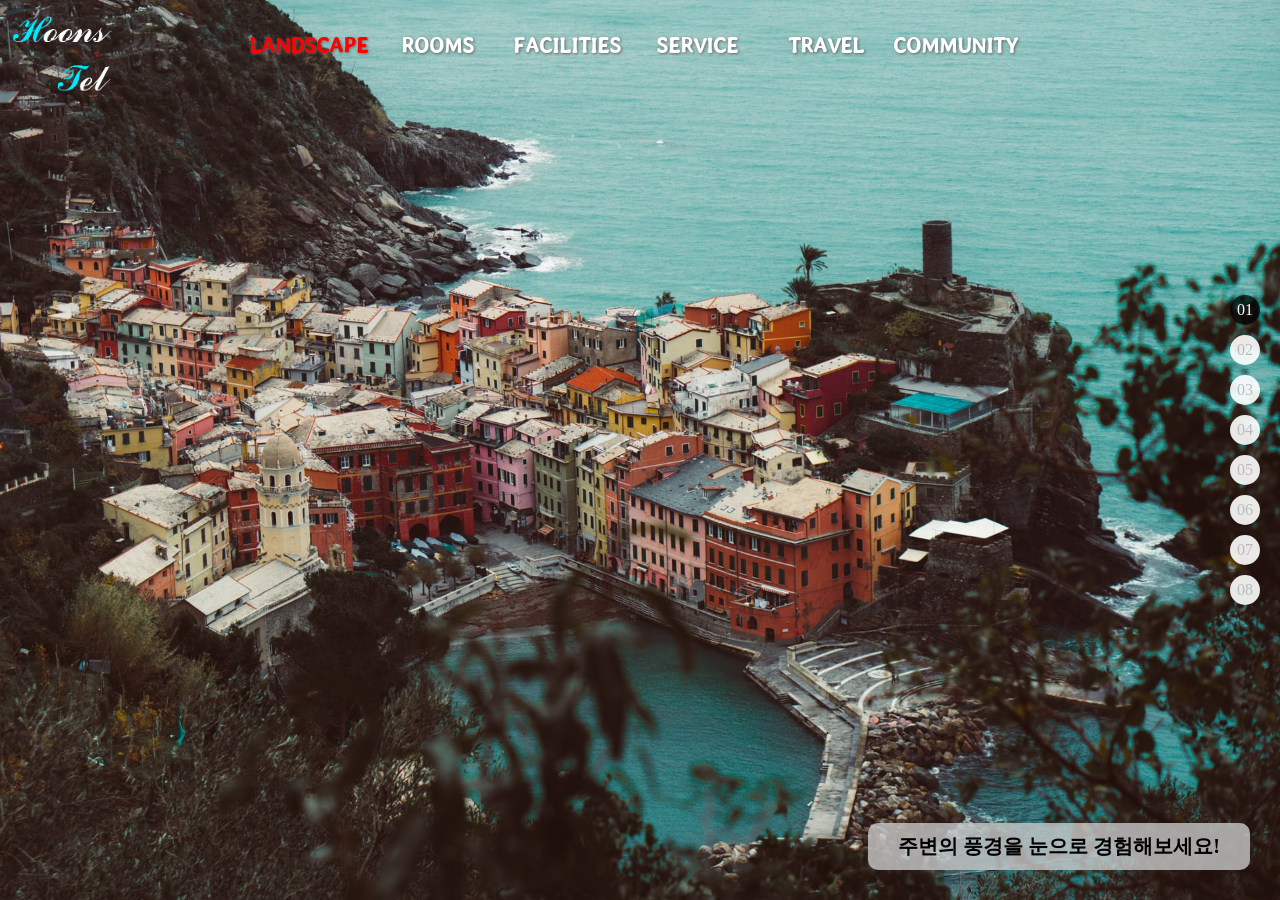
<file: work4/sub.html>
<!DOCTYPE html>
<html lang="ko">
<head>
	<meta charset="UTF-8">
	<meta name="viewport" content="width=device-width, initial-scale=1.0">
	<title>HoonTel</title>
	<link rel="stylesheet" type="text/css" href="css/style.css">
</head>
<body>
<div id="wrap">
	<header class="header">
		<h1 class="logo">
			<a href="index.html">
				<img src="image/logo.png" alt="logoimage">
			</a>
		</h1>
		<nav>
			<ul class="gnb">
				<li>
					<a href="sub.html" style="color:red">Landscape</a>
			    </li>
			    <li>
			    	<a href="sub1.html">Rooms</a>
			    </li>
			    <li>
			    	<a href="sub2.html">Facilities</a>
			    </li>
			    <li>
			    	<a href="sub3.html">Service</a>
			    </li>
			    <li>
			    	<a href="#">Travel</a>
			    </li>
			    <li>
			    	<a href="#">Community</a>
			    </li>
			</ul>
		</nav>
		<div class="menuBtn">
			<span></span>
			<span></span>
			<span></span>
		</div>
		<div class="menuClose">
			<span></span>
			<span></span>
		</div>
	</header>
	<section class="landscapeContents">
		<ul class="landimg">
			<li>
				<img src="image/landscape/land1.jpg" alt="landimage">
				<p>주변의 풍경을 눈으로 경험해보세요!</p>
			</li>
			<li>
				<img src="image/landscape/land2.jpg" alt="landimage">
				<p>즐거우신가요?</p>
			</li>
			<li>
				<img src="image/landscape/land3.jpg" alt="landimage">
				<p>소중한사람과 추억을 만들어가요.</p>
			</li>
			<li>
				<img src="image/landscape/land4.jpg" alt="landimage">
				<p>특별한공간 특별한추억!</p>
			</li>
			<li>
				<img src="image/landscape/land5.jpg" alt="landimage">
				<p>단둘만의 프라이빗한 공간</p>
			</li>
			<li>
				<img src="image/landscape/land6.jpg" alt="landimage">
				<p>즐겁게 보셨나요?</p>
			</li>
			<li>
				<img src="image/landscape/land7.jpg" alt="landimage">
				<p>예약문의는 010-1234-1234</p>
			</li>
			<li>
				<img src="image/landscape/land8.jpg" alt="landimage">
				<p>행복한 하루되세요!</p>
			</li>
		</ul>
		<ul class="landbtn">
			<li>01</li>
			<li>02</li>
			<li>03</li>
			<li>04</li>
			<li>05</li>
			<li>06</li>
			<li>07</li>
			<li>08</li>
		</ul>
	</section>
</div>
<script src="js/jquery-3.5.0.js"></script>
<script src="js/scriptmove.js"></script>	
</body>
</html>
</file>
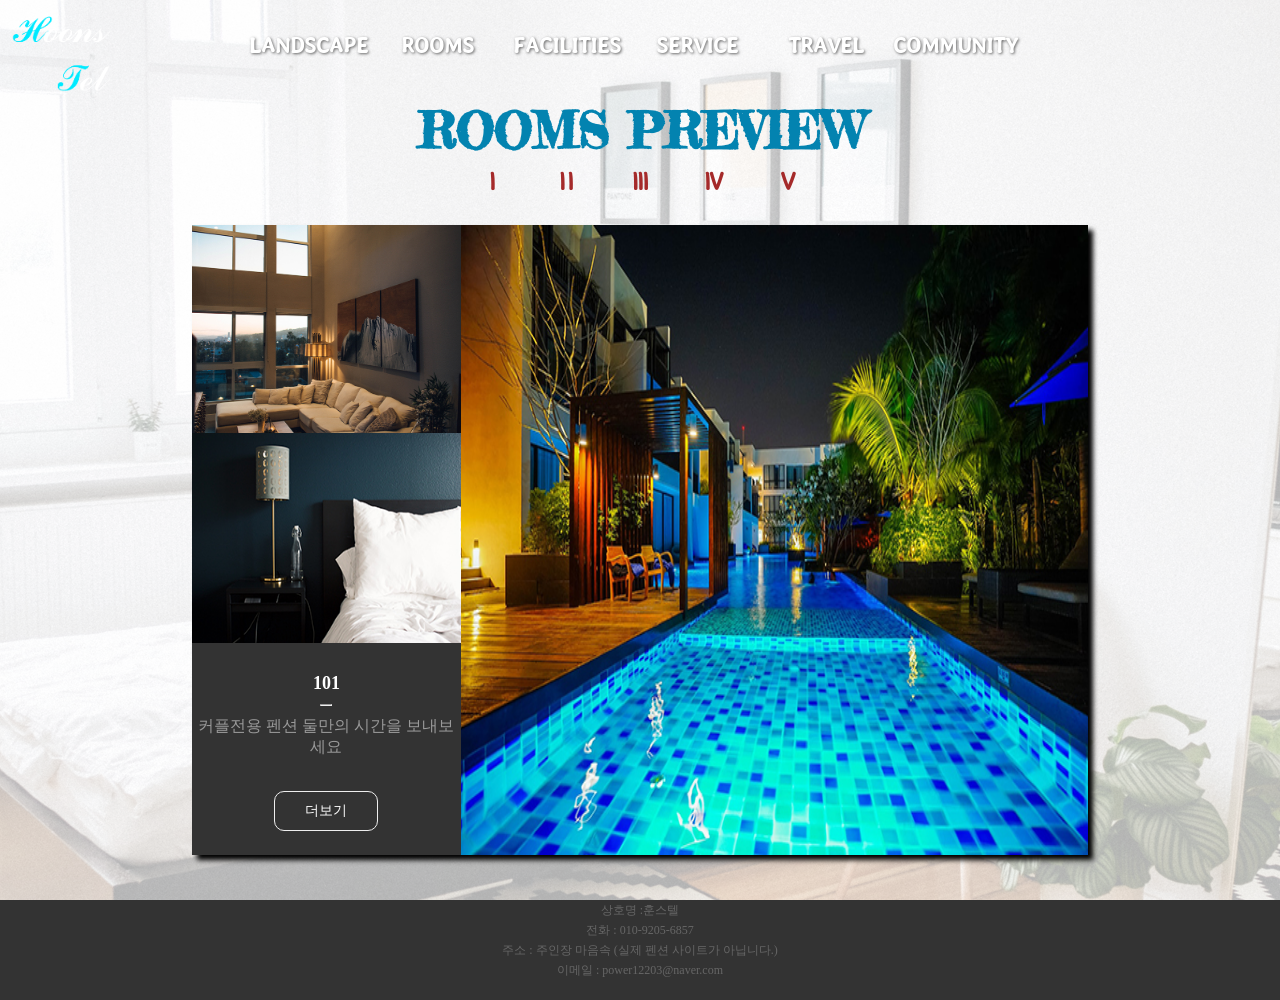
<file: work4/sub1.html>
<!DOCTYPE html>
<html lang="ko">
<head>
	<meta charset="UTF-8">
	<meta name="viewport" content="width=device-width, initial-scale=1.0">
	<title>HoonTel</title>
	<link rel="stylesheet" type="text/css" href="css/style1.css">
</head>
<body>
<div id="wrap">
	<header class="header">
		<h1 class="logo">
			<a href="index.html">
				<img src="image/logo.png" alt="logoimage">
			</a>
		</h1>
		<nav>
			<ul class="gnb">
				<li>
					<a href="sub.html">Landscape</a>
			    </li>
			    <li>
			    	<a href="sub1.html">Rooms</a>
			    </li>
			    <li>
			    	<a href="sub2.html">Facilities</a>
			    </li>
			    <li>
			    	<a href="sub3.html">Service</a>
			    </li>
			    <li>
			    	<a href="#">Travel</a>
			    </li>
			    <li>
			    	<a href="#">Community</a>
			    </li>
			</ul>
		</nav>
		<div class="menuBtn">
			<span></span>
			<span></span>
			<span></span>
		</div>
		<div class="menuClose">
			<span></span>
			<span></span>
		</div>
	</header>
	<section id="contents2">
	  <h2>ROOMS PREVIEW</h2>
	  <div class="abox">
	  	<a href="#" onclick="return false;">Ⅰ</a>
	  	<a href="#" onclick="return false;">Ⅱ</a>
	  	<a href="#" onclick="return false;">Ⅲ</a>
	  	<a href="#" onclick="return false;">Ⅳ</a>
	  	<a href="#" onclick="return false;">Ⅴ</a>
	  </div>
	  <div class="roomBox">
	  	<div class="box1">
	  		<ul>
	  		  <li class="box1move"><img src="image/box1_1.jpg" alt="boximage"></li>
	  		  <li><img src="image/box1_2.jpg" alt="boximage"></li>
	  		  <li><img src="image/box1_3.jpg" alt="boximage"></li>
	  		  <li><img src="image/box1_4.jpg" alt="boximage"></li>
	  		  <li><img src="image/box1_5.jpg" alt="boximage"></li>
	  		</ul>
	  	</div>
	  	<div class="box2">
	  		<ul class="box2_img">
	  			<li><img src="image/box2_1.jpg" alt="boximage"></li>
	  			<li><img src="image/box2_2.jpg" alt="boximage"></li>
	  			<li><img src="image/box2_3.jpg" alt="boximage"></li>
	  			<li><img src="image/box2_4.jpg" alt="boximage"></li>
	  			<li><img src="image/box2_5.jpg" alt="boximage"></li>
	  		</ul>
	  		<ul class="box2_p">
	  			<li>
	  				<h3>101</h3>
	  				<hr>
	  				<p>커플전용 펜션 둘만의 시간을 보내보세요</p>
	  				<a href="#">더보기</a>
	  			</li>
	   			<li>
	  				<h3>201</h3>
	  				<hr>
	  				<p>커플전용 펜션 둘만의 시간을 보내보세요</p>
	  				<a href="#">더보기</a>
	  			</li>
	  			<li>
	  				<h3>301</h3>
	  				<hr>
	  				<p>커플전용 펜션 둘만의 시간을 보내보세요</p>
	  				<a href="#">더보기</a>
	  			</li>
	  			<li>
	  				<h3>401</h3>
	  				<hr>
	  				<p>커플전용 펜션 둘만의 시간을 보내보세요</p>
	  				<a href="#">더보기</a>
	  			</li>
	  			<li>
	  				<h3>501</h3>
	  				<hr>
	  				<p>커플전용 펜션 둘만의 시간을 보내보세요</p>
	  				<a href="#">더보기</a>
	  			</li>
	  		</ul>
	  	</div>
	  	<div class="box3">
	  		<ul>
	  			<li><img src="image/box3_1.jpg" alt="boximage"></li>
	  			<li><img src="image/box3_2.jpg" alt="boximage"></li>
	  			<li><img src="image/box3_3.jpg" alt="boximage"></li>
	  			<li><img src="image/box3_4.jpg" alt="boximage"></li>
	  			<li><img src="image/box3_5.jpg" alt="boximage"></li>
	  		</ul>
	  </div>
	</div>
	</section>
	<footer class="footer">
		<div class="footerBox">
			<p>상호명 :훈스텔 <br>
			   전화 : 010-9205-6857<br>
			   주소 : 주인장 마음속 (실제 펜션 사이트가 아닙니다.)<br>
			   이메일 : power12203@naver.com
			</p>
		</div>
	</footer>
</div>
<script src="js/jquery-3.5.0.js"></script>
<script src="js/script.js"></script>
</body>
</html>
</file>
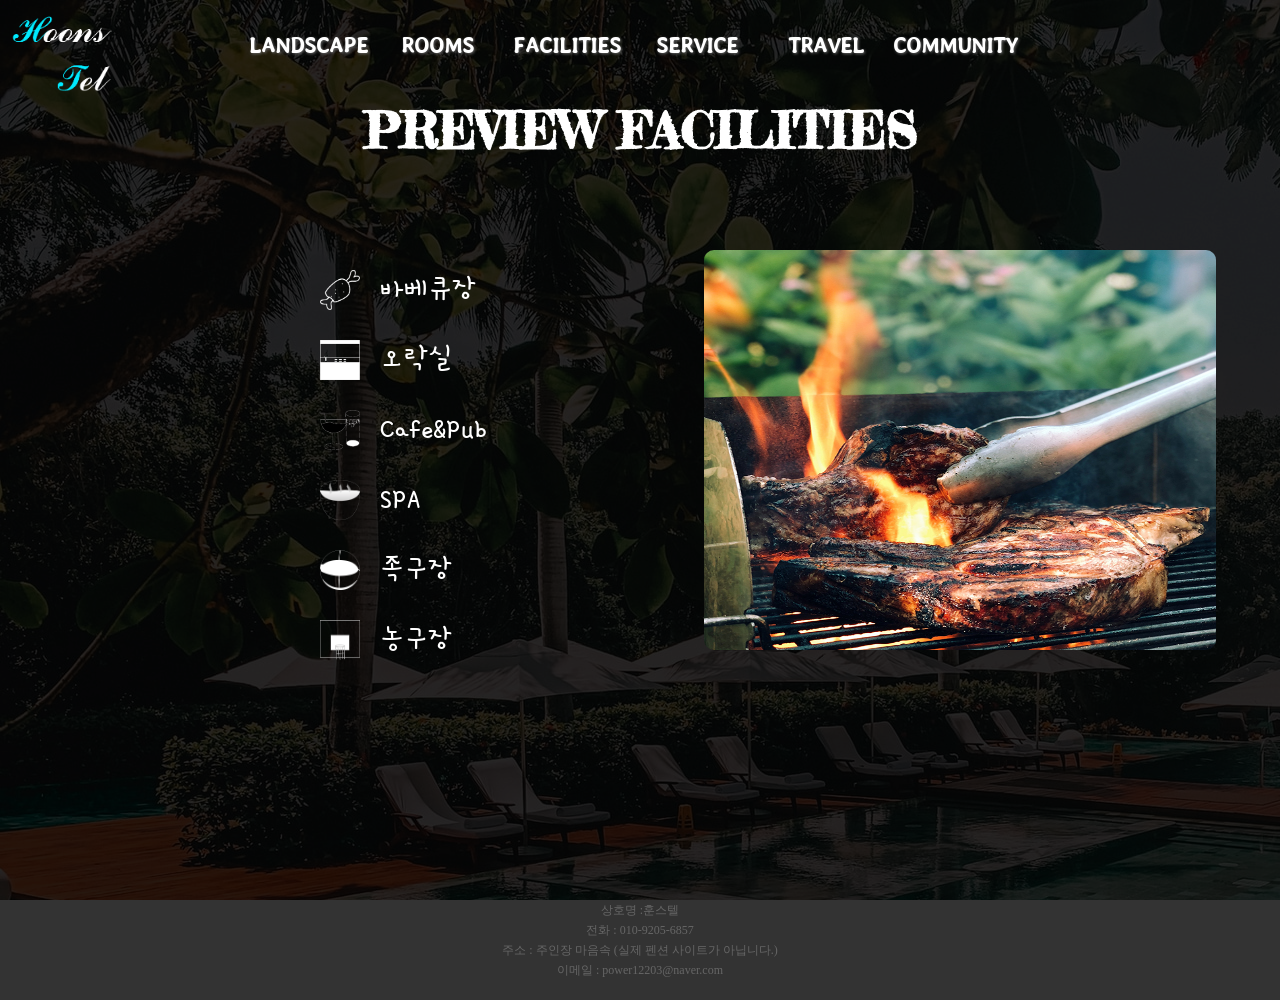
<file: work4/sub2.html>
<!DOCTYPE html>
<html lang="ko">
<head>
	<meta charset="UTF-8">
	<meta name="viewport" content="width=device-width, initial-scale=1.0">
	<title>HoonTel</title>
	<link rel="stylesheet" type="text/css" href="css/style1.css">
</head>
<body>
<div id="wrap">
	<header class="header">
		<h1 class="logo">
			<a href="index.html">
				<img src="image/logo.png" alt="logoimage">
			</a>
		</h1>
		<nav>
			<ul class="gnb">
				<li>
					<a href="sub.html">Landscape</a>
			    </li>
			    <li>
			    	<a href="sub1.html">Rooms</a>
			    </li>
			    <li>
			    	<a href="sub2.html">Facilities</a>
			    </li>
			    <li>
			    	<a href="sub3.html">Service</a>
			    </li>
			    <li>
			    	<a href="#">Travel</a>
			    </li>
			    <li>
			    	<a href="#">Community</a>
			    </li>
			</ul>
		</nav>
		<div class="menuBtn">
			<span></span>
			<span></span>
			<span></span>
		</div>
		<div class="menuClose">
			<span></span>
			<span></span>
		</div>
	</header>
	<section id="contents4">
		<h2>PREVIEW FACILITIES</h2>
		<ul class="previewChart">
			<li>
				<img src="image/icon/bbq.png" alt="iconimage"><span>바베큐장</span>
			</li>
			<li>
				<img src="image/icon/orak.png" alt="iconimage"><span>오락실</span>
			</li>
			<li>
				<img src="image/icon/cafe.png" alt="iconimage"><span>Cafe&Pub</span>
			</li>
			<li>
				<img src="image/icon/spa.png" alt="iconimage"><span>SPA</span>
			</li>
			<li>
				<img src="image/icon/jokgu.png" alt="iconimage"><span>족구장</span>
			</li>
			<li>
                <img src="image/icon/basket.png" alt="iconimage"><span>농구장</span>
			</li>
		</ul>
		<ul class="previewImg">
			<li><img src="image/bbq.jpg" alt="bbqimage"></li>
			<li><img src="image/orak.jpg" alt="bbqimage"></li>
			<li><img src="image/cafe.jpg" alt="bbqimage"></li>
			<li><img src="image/spa.jpg" alt="bbqimage"></li>
			<li><img src="image/jokgu.jpg" alt="bbqimage"></li>
			<li><img src="image/basket.jpg" alt="bbqimage"></li>
		</ul>
	</section>
	<footer class="footer">
		<div class="footerBox">
			<p>상호명 :훈스텔 <br>
			   전화 : 010-9205-6857<br>
			   주소 : 주인장 마음속 (실제 펜션 사이트가 아닙니다.)<br>
			   이메일 : power12203@naver.com
			</p>
		</div>
	</footer>
</div>
<script src="js/jquery-3.5.0.js"></script>
<script src="js/script.js"></script>
</body>
</html>
</file>
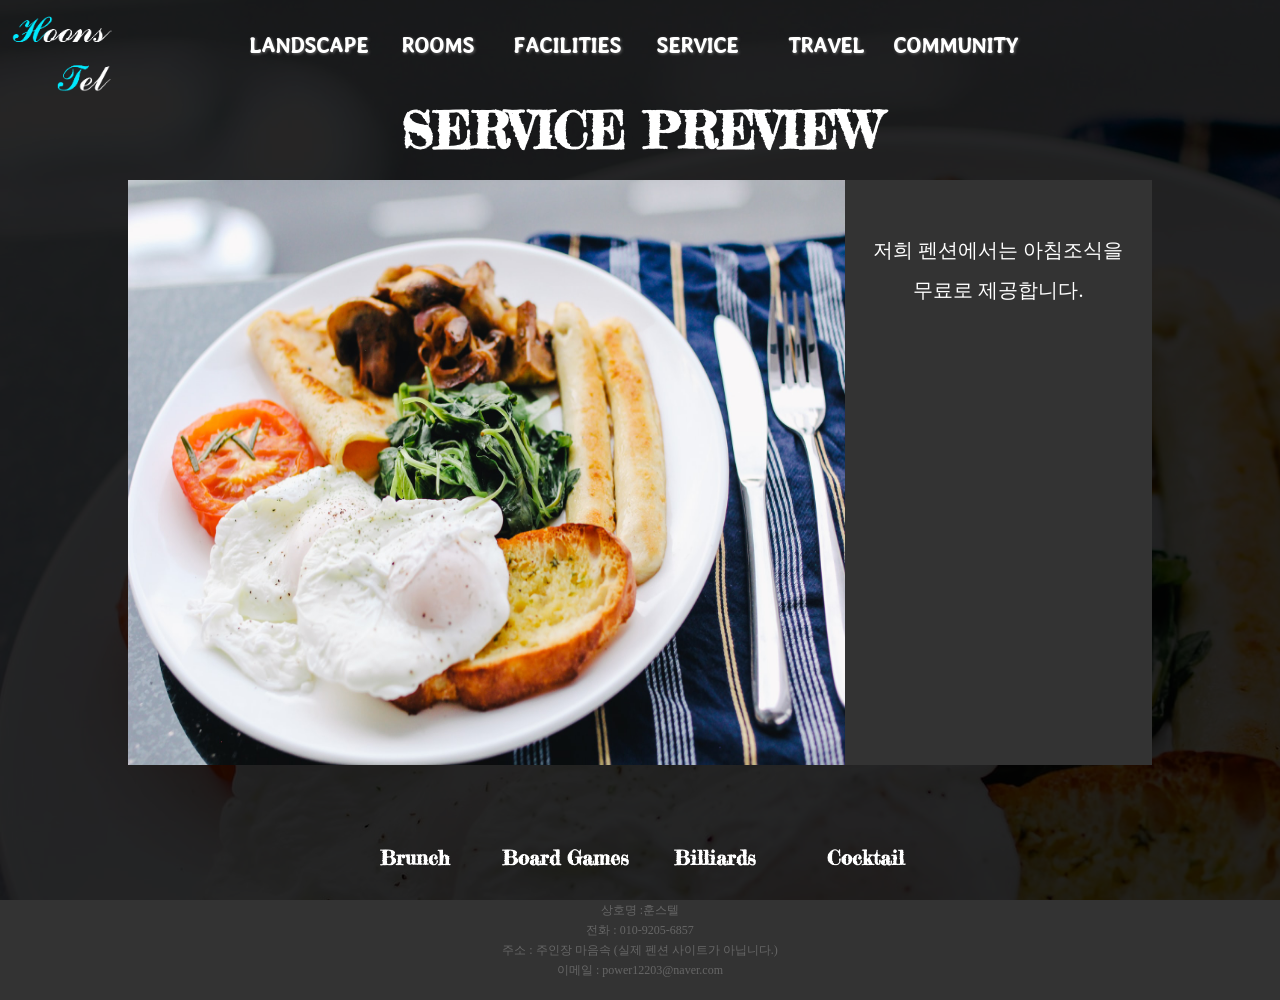
<file: work4/sub3.html>
<!DOCTYPE html>
<html lang="ko">
<head>
	<meta charset="UTF-8">
	<meta name="viewport" content="width=device-width, initial-scale=1.0">
	<title>HoonTel</title>
	<link rel="stylesheet" type="text/css" href="css/style1.css">
</head>
<body>
<div id="wrap">
	<header class="header">
		<h1 class="logo">
			<a href="index.html">
				<img src="image/logo.png" alt="logoimage">
			</a>
		</h1>
		<nav>
			<ul class="gnb">
				<li>
					<a href="sub.html">Landscape</a>
			    </li>
			    <li>
			    	<a href="sub1.html">Rooms</a>
			    </li>
			    <li>
			    	<a href="sub2.html">Facilities</a>
			    </li>
			    <li>
			    	<a href="sub3.html">Service</a>
			    </li>
			    <li>
			    	<a href="#">Travel</a>
			    </li>
			    <li>
			    	<a href="#">Community</a>
			    </li>
			</ul>
		</nav>
		<div class="menuBtn">
			<span></span>
			<span></span>
			<span></span>
		</div>
		<div class="menuClose">
			<span></span>
			<span></span>
		</div>
	</header>
	<section id="servicecontents">
		<h2>SERVICE PREVIEW</h2>
		<ul class="serviceView">
			<li>
				<img src="image/service/food.jpg" alt="serviceimg">
				<p>저희 펜션에서는 아침조식을<br>무료로 제공합니다.</p>
			</li>
			<li>
				<img src="image/service/boardgames.jpg" alt="serviceimg">
				<p>체스,젠가,부루마블,인생게임등<br> 보드게임들이 구비되어 있습니다.</p>
			</li>
			<li>
				<img src="image/service/billiards.jpg" alt="serviceimg">
				<p>포켓볼을 무료로 즐기실수 <br>있습니다.</p>
			</li>
			<li>
				<img src="image/service/cocktail.jpg" alt="serviceimg">
				<p>오후 9시 ~ 오후 11시 1인에 한하여<br> 칵테일 1잔을 무료로 제공해드립니다.</p>
			</li>
		</ul>
		<ul class="serviceMenu">
			<li>Brunch</li>
			<li>Board Games</li>
			<li>Billiards</li>
			<li>Cocktail</li>
		</ul>
	</section>
	<footer class="footer">
		<div class="footerBox">
			<p>상호명 :훈스텔 <br>
			   전화 : 010-9205-6857<br>
			   주소 : 주인장 마음속 (실제 펜션 사이트가 아닙니다.)<br>
			   이메일 : power12203@naver.com
			</p>
		</div>
	</footer>
</div>
<script src="js/jquery-3.5.0.js"></script>
<script src="js/scriptmove.js"></script>
</body>
</html>
</file>
<file: work4/css/style.css>
@charset "utf-8";
@import url('https://fonts.googleapis.com/css2?family=Fredericka+the+Great&family=Montserrat+Subrayada:wght@700&family=Gamja+Flower&family=Stylish&display=swap');


* {
	margin:0;
	padding:0;
}
li {
	list-style:none;
}
a {
	text-decoration:none;
}


/*header*/
.header {
	float:left;
	width:100%;
	height:100px;
	position:relative;
	z-index:9;
	transition:background 0.5s ease;
}
.menuBtn {
	width:40px;
	height:40px;
	position:absolute;
	right:10px;
	top:10px;
	display:none;
	cursor:pointer;
}
.menuBtn span {
	display:block;
	width:100%;
	height:5px;
	background:#fff;
	border-radius:20px;
}
.menuBtn span:nth-child(2) {
	margin:10px 0;
} 

.logo {
	width:10%;
	float:left;
	height:100px;
}
.logo a {
	display:block;
	width:100%;
	height:100%;
}
.logo a img {
	width:100%;
	height:100%;
}
nav {
	width:90%;
	float:left;
}
.gnb {
	width:90%;
	float:right;
	height:50px;
	margin-top:30px;
}
.gnb > li {
	width:12.5%;
	float:left;
	text-align:center;
}
.gnb > li > a {
	color:#fff;
	font-size:24px;
	text-transform:uppercase;
	font-weight:bold;
	text-shadow:1px 1px 3px #666;
	transition:color 0.5s ease;
    font-family: 'Stylish', sans-serif;
}
.headerSlide {
	width:100%;
	height:100vh;
}
.headerSlide li{
	width:100%;
	height:100vh;
	position:absolute;
}
.headerSlide li img{
	width:100%;
	height:100%;
	object-fit:fill;
}
.headerSlide li:not(:first-child){
	display:none;
}
.hidden {
	display:none;
}
#contents1 {
	width:100%;
	height:80vh;
	background:url(../image/back1.jpg) center/cover no-repeat fixed;
	box-shadow:inset 0 0 3px #000; 
}

#contents2 {
	width:100%;
	height:100vh;
	position:relative;
}
#contents2::before {
    background:url(../image/roomboxbg.jpg) center/cover no-repeat;
    content:"";
    position:absolute;
    top:0;
    left:0;
    width:100%;
    height:100vh;
    filter:opacity(30%);
    z-index:-1;
}
.roomBox {
	width:70%;
	height:70%;
	background:#333;
	position:absolute;
	top:60%;
	left:50%;
    transform:translate(-50%,-50%);
    display:flex;
    flex-direction:column;
    flex-wrap:wrap;
    box-shadow:5px 5px 5px #000;
    overflow:hidden;
}
.roomBox .box1 {
	width:50%;
	height:50%;
	background:#fff;
	position:relative;
}
.box1 li {
	width:100%;
	height:100%;
	position:absolute;
    top:0;
}
.box1 li:not(:first-child) {
	display:none;
}
.box1 li img {
	width:100%;
	height:100%;
	object-fit:cover;
}
.roomBox .box2 {
	width:50%;
	height:50%;
}
.box2_img {
	width:50%;
	height:100%;
    float:left;
    position:relative;
}
.box2_img li {
	position:absolute;
	width:100%;
	height:100%;
}
.box2_img li:not(:first-child){
	display:none;
}
.box2_img li img {
	width:100%;
	height:100%;
}
.box2_p {
	width:50%;
	height:100%;
	float:left;
	position:relative;
}
.box2_p li {
	position:absolute;
	width:100%;
	height:100%;
	text-align:center;
}
.box2_p li h3 {
	font-size:30px;
	color:#fff;
	margin-top:30px;
}
.box2_p li hr {
	width:10px;
	margin:30px auto;
}
.box2_p li p {
	color:#999;
}
.box2_p li a {
    border:1px solid #eee;
    padding:10px 30px;
    position:absolute;
    top:80%;
    left:50%;
    transform:translate(-50%,-50%);
    border-radius:10px;
    color:#fff;
    transition:0.5s ease;
 }
.box2_p li:not(:first-child){
	display:none;
}
.roomBox .box3 {
	width:50%;
	height:100%;
	position:relative;
}
.box3 li {
	width:100%;
	height:100%;
	position:absolute;
}
.box3 li:not(:first-child){
	display:none;
}
.box3 li img {
	width:100%;
	height:100%;
}
#contents2 h2 {
	text-align:center;
	padding-top:30px;
	font-size:50px;
	font-family: 'Fredericka the Great', cursive;
	color:#0383b0;
}
.abox {
	position:absolute;
	left:50%;
	top:15%;
	transform:translate(-50%,-50%);
	width:25%;
	display:flex;
	justify-content:space-between;
}
.abox a {
	font-size:30px;
	color:brown;
    font-family: 'Gamja Flower', cursive;
    font-weight: bold;
}

#contents3 {
	width:100%;
	height:80vh;
	background:url(../image/back2.jpg) center/cover no-repeat fixed;
	box-shadow:inset 0 0 5px #000;
}
#contents4 {
	width:100%;
	height:100vh;
	position:relative;
}
#contents4::before {
	content:"";
	background:url(../image/back3.jpg);
	width:100%;
	height:100vh;
	position:absolute;
	top:0;
	left:0;
	filter:brightness(15%);
	z-index:-1;
}
#contents4 > h2 {
	color:#fff;
	font-family: 'Fredericka the Great', cursive;
	font-size:50px;
	text-align:center;
	padding-top:30px;
}
.previewChart {
	width:300px;
	height:auto;
	position:absolute;
	left:25%;
	top:30%;
}
.previewChart li{
    width:100%;
    height:70px;
}
.previewChart li img {
	width:40px;
	height:40px;
	cursor:pointer;
}
.previewChart li span {
	font-size:30px;
	color:#fff;
	display:inline-block;
	width:auto;
	height:40px;
	margin-left:20px;
	cursor:pointer;
	vertical-align:top;
	transition:color 0.5s ease;
	font-family: 'Gamja Flower', cursive;
}
.previewImg {
	width:50%;
	height:100vh;
	position:absolute;
	right:0;
	top:0;
	perspective:500px;
}
.previewImg li {
	width:80%;
	height:400px;
	position:absolute;
    left:50%;
    top:50%;
    transform:translate(-50%, -50%) scale(1);
    transform-origin:top;

}
.previewImg li:not(:first-child){
	display:none;
}
.previewImg li img{
	width:100%;
	height:100%;
	object-fit:fill;
	border-radius:10px;
}
.rotate{
	animation:ro 0.8s linear forwards;
}
.rotate1 {
	animation:ro1 0.8s linear forwards;

}
#contents5 {
	width:100%;
	height:40vh;
    background:url(../image/back2.jpg) center/cover no-repeat fixed;
	box-shadow:inset 0 0 5px #000;

}
.footer {
	width:100%;
	height:100px;
	background:#333;
}
.footerBox {
	text-align:center;
}
.footerBox p {
	color:#666;
	font-size:12px;
	line-height:20px;
}
.fixedNav {
	position:fixed;
	right:10px;
	top:50%;
	transform:translateY(-50%);
	z-index:99;
	display:none;
}
.menuClose {
	width:20px;
	height:20px;
	position:absolute;
	top:5px;
	right:5px;
	display:none;
}
.menuClose span {
	width:100%;
	height:7px;
	background:#fff;
	display:block;
	position:absolute;
	top:50%;
	transform:translateY(-50%);
	border-radius:20px;

}
.menuClose span:first-child {
	transform:rotate(45deg);
}
.menuClose span:last-child {
	transform:rotate(-45deg);
}
.gnb1 {
	width:auto;
	height:auto;
}
.gnb1 li {
	width:40px;
	height:40px;
	background:rgba(0,100,255,0.7);
	border-radius:50%;
	line-height:40px;
	overflow:hidden;
	text-indent:13px;
	transition:0.5s ease;
}
.gnb1 li:not(:first-child){
	margin-top:10px;
}
.gnb1 li a {
	color:#fff;
	font-size:30px;
	letter-spacing:500px; 
}
@keyframes ro {
	0%{
		transform:translate(-50%, -50%) scale(1);
		opacity:1;
	}
	100% {
		transform:translate(-50%, -50%) scale(0.5) rotateX(-100deg);
		opacity:0; 
	}
}
@keyframes ro1 {
	0%{
		transform:translate(-50%, -50%) scale(0.5) rotateX(100deg);
		opacity:0;
	}
	100% {
		transform:translate(-50%, -50%) scale(1) rotateX(0);
		opacity:1; 
	}
	}
/* sub1 */




.landscapeContents {
	width:100%;
	height:100vh;
	position:relative;
}
.landimg {
	width:100%;
	height:100vh;
	position:absolute;
	top:0;
	left:0;
	perspective:1900px;
	perspective-origin:top;
	overflow:hidden;
}
.landimg li {
	width:100%;
	height:100%;
	position:absolute;
	top:0;
}
.landimg li:not(:first-child){
	display:none;
}

.landimg li img {
	width:100%;
	height:100%;
}
.landimg li.landimgout {
	animation:landout 1s ease forwards;
}
.landimg li.landimgin{
	animation:landin 1s ease forwards;
}
.landimg li p {
	position:absolute;
	bottom:30px;
	right:30px;
	padding:10px 30px;
	background:rgba(200,200,200,0.8);
	border-radius:10px;
	font-size:20px;
	font-weight:bold;
}
@keyframes landout {
	0% {
		display:block;
		transform:rotateY(0deg);
	}
	99% {
		transform:rotateY(90deg);
	}
	100% {
		display:none;
	}
}
@keyframes landin {
	0% {
		display:block;
		transform:rotateY(-90deg);
	}
	100% {
		transform:rotateY(0deg);
	}
}

.landbtn {
	position:absolute;
	top:50%;
	right:20px;
	transform:translateY(-50%);
}
.landbtn li {
	background:rgba(255,255,255,0.9);
	width:30px;
	height:30px;
	line-height:30px;
	text-align: center;
	border-radius:50%;
	cursor:pointer;
	color:#bbb;
}
.landbtn li:not(:first-child){
	margin-top:10px;
}
.landbtn li:first-child {
	background:rgba(0,0,0,0.7);
	color:#fff;
}

@media(max-width:1280px){
	.roomBox .box1 {
		width:30%;
		height:33%;
	}
	.roomBox .box2 {
		width:30%;
		height:66.6666%;
	}
	.box2_img {
		width:100%;
		height:50%;
	}
	.box2_p {
		width:100%;
		height:50%;
	}
	.box2_p > li > h3 {
		font-size:18px;
	}
	.box2_p > li > hr {
		margin:10px auto;
	}
	.box2_p > li > a {
		font-size:14px;
	}
	.roomBox .box3 {
		width:70%;
	}
}
@media(max-width:600px){
	.logo{
		width:100%;
	}
	.header {
		height:auto;
	}
	.logo a {
		width:50%;
	}
	.gnb {
		width:50%;
		position:absolute;
		top:0;
		right:-500px;
		display:none;
	}
	.gnb li {
		float:none;
		width:100%;
		height:30px;
	}
	.menuBtn {
		display:block;
	}
	.headerSlide {
		height:50vh;
	}
	.headerSlide > li {
		height:50vh;
	}
	.contents1 {
		height:50vh;
	}
    .abox {
    	top:25%;
    }
    .roomBox {
    	height:50vh;
    	width:100%;
    }
    .box2_p > li > h3 {
    	font-size:10px;
    	margin-top:5px;
    }
    .box2_p > li > p {
    	display:none;
    }
    .box2_p > li > a {
    	font-size:10px;
    	padding:5px 10px;
    	top:60%;
    }
    .previewChart {
    	width:100%;
    	height:20vh;
    	left:0;
    	display:flex;
    	justify-content:space-around;
    }
    .previewChart li {
    	width:30px;
    	height:auto;
    	float:left;
    }
    .previewChart li img {
    	width:30px;
    	height:30px;
    }
    .previewChart li span{
    	font-size:14px;
    	margin:0;
    	writing-mode:vertical-lr;
    	height:100px;
    }
    .previewImg {
    	width:100%;
    	height:40vh;
    	top:50%;
    }
    .previewImg li {
    	height:100%;
    }
}
</file>
<file: work2/css/default.css>
@charset "utf-8";

/* reset*/
* {
	margin:0;
	padding:0;
}
li {
	list-style: none;
}
a {text-decoration: none;}


.header {
	width:100%;
	height:100px;
	background:url(../image/headerbg.png) repeat;
}
.header > div {
	width:80%;
	height:100px;
	margin:auto;
}
.logo {
	width:20%;
	float:left;
}
.logo a {
	display:block;
	width:100%;
	height:100%;
}
.logo a img {
  width:70%;
  height:100%;
  margin-top:25px;
}
.gnb {
	float:left;
	width:80%;
	height:50px;
	margin-top:25px;
}
.gnb > li {
	float:left;
	width:16.6667%;
	text-align:center;
	height:50px;
	line-height:50px;
	transition:background 0.5s ease;
}
.gnb > li > a {
	font-size:20px;
	color:#fff;
	font-weight:bold;
	transition:color 0.5s ease;
}
.sub {
	width:100%;
	position:relative;
	z-index:99;
	display:none;
	height:450px;
}
.sub li {
	line-height:30px;
	width:100%;
    background:rgba(0,0,0,0.7);
    transition:background 0.5s ease;
}
.sub li a {
    color:#f6f6f6;
    transition:color 0.5s ease;

} 
.s_section {
	width:100%;
	height:400px;
	float:left;
	clear:both;
}
.hidden {
	display:none;
}

@media(max-width:1280px){
.logo{
	margin-top:25px;
}
.logo > a > img {
	margin:0;
	width:100%;
	height:100%;
}
.gnb {
	width:80%;
}
.gnb > li > a {
	font-size:18px;
}
.sub li a {
	font-size:12px;
}
.headerbt {
	font-size:12px;
}

}
@media(max-width:600px){
.header {
	height:50px;
}
.header > div {
	width:100%;
	height:100%;
}
.logo {
	margin:0;
}
.gnb {
	margin:0;
}
.gnb > li > a {
	font-size:10px;
}
.sub {
	width:100px;
	transform:translateX(-10%);
}
.sub li {
	width:100px;
}
.sub li a {
	font-size:12px;
}
.headerbt {
	font-size:10px;
}
}
</file>
<file: work2/css/style1.css>
@charset "utf-8";

.subwrap {
	width:80%;
	margin:0 auto;
}
.subHeader {
	width:20%;
	height:100vh;
	float:left;
}
.subHeader span {
	background:rgba(87,109,134,0.7);
    color:rgba(255,255,255,0.9);
    display:block;
    width:100%;
    height:150px;
    text-align:center;
    line-height:150px; 
    font-size:30px;
    font-weight:bold;
}
.headerbt {
	width:100%;
	height:30px;
	background:#0C406D;
	position:relative;
}
.headerbt > div {
	position:absolute;
	top:50%;
	right:15%;
	display:flex;
	transform:translateY(-50%);
}
.headerbt span {
	color:#fff;
	font-weight:bold;
	margin-left:20px;
}
.subGnb li {
	width:100%;
	height:50px;
    text-indent:20px;
    border-bottom:2px solid rgba(0,0,0,0.5);
    position:relative;
    transition:background 0.5s ease;
}
.subGnb li:first-child {
	background:#666;
}
.subGnb li:first-child > a {
	color:#fff;
}
.subGnb li:hover {
    background:#666;
}
.subGnb li:hover a {
	color:#fff;
}
.subGnb li a {
	font-weight:bold;
	font-size:20px;
	color:#666;
	line-height:50px;
	transition:color 0.5s ease;
}
.subcontents1 {
	width:80%;
	float:left;
}
.subcontents1 img {
	width:30%;
	float:left;
}
.note {
	width:70%;
	float:left;
	padding-top:30px;
}
.note h3 {
	font-size:40px;
	margin-bottom:20px;
}
.note h4 {
	font-size:20px;
	margin-bottom: 30px;
}
.note p {
	font-size:16px;
	color:#555;
	margin-bottom:20px;
}
.note h5 {
	font-weight:bold;
	font-size:16px;
}
hr {
	margin:50px 0;
}
.subcontents2 {
	width:70%;
	float:left;
}

.subcontents2 > div {
	margin-top:50px;
	width:100%;
}
.mission {
	width: 100%;
	height:50px;
}
.mission p {
	font-weight:bold; 
}
.vision {
	width:100%;
	height:200px;
}
.hack {
	height:300px;
}
.box1 {
	width:750px;
	float:right;
	display:flex;
	flex-flow:row wrap;
	line-height:50px;
}
.box span {
	font-size:30px;
}
.box {
	width:250px;
	display:flex;
	float:left;
	justify-content:space-between;
}
.box1 span {
	font-weight:bold;
	font-size:20px;
	width:30%;
}
.box1 p {
	font-size:20px;
    width:70%;
}
.hack p:nth-of-type(2), .hack p:nth-of-type(3) {
	line-height:40px;
}

@media(max-width:1280px){
.subHeader span{
	font-size:25px;
}
.subGnb > li > a{
	font-size:18px;
}
.note h3 {
	font-size:25px;
}
.note h4 {
	font-size:20px;
}
.subcontents2 {
	width:80%;
}
.box {
	width:20%;
}
.box span {
	font-size:25px;
	font-weight:bold;
}
.box1 {
	width:79%;
}
.box1 p {
	font-size:16px;

}
.box1 span {
	font-size:18px;
}
}

@media(max-width:600px){
.subwrap {
	width:100%;
}
.subHeader {
	width:100%;
	height:auto;
}
.subHeader li {
	text-align:center;
	text-indent:0;
}
.subcontents1 {
	margin-top: 50px;
	width:100%;
}
.subcontents1 h3 {
	font-size:18px;
}
.subcontents1 h4 {
	font-size:16px;
}
.subcontents1 p {
	font-size:14px;
}
.subcontents1 h5 {
	font-size:14px;
} 
.subcontents2 {
	width:100%;
}

.box span {
	font-size:14px;
    line-height:50px;
}
.box1 span {
	font-size:14px;
}
.box1 p {
	font-size:12px;
}
}
</file>
<file: work2/css/style2.css>
@charset "utf-8";

.subwrap {
	width:80%;
	margin:0 auto;
}
.subHeader {
	width:20%;
	height:100vh;
	float:left;
}
.subHeader span {
	background:rgba(87,109,134,0.7);
    color:rgba(255,255,255,0.9);
    display:block;
    width:100%;
    height:150px;
    text-align:center;
    line-height:150px; 
    font-size:30px;
    font-weight:bold;
}
.headerbt {
	width:100%;
	height:30px;
	background:#0C406D;
	position:relative;
}
.headerbt > div {
	position:absolute;
	top:50%;
	right:15%;
	display:flex;
	transform:translateY(-50%);
}
.headerbt span {
	color:#fff;
	font-weight:bold;
	margin-left:20px;
}
.subGnb li {
	width:100%;
	height:50px;
    text-indent:20px;
    border-bottom:2px solid rgba(0,0,0,0.5);
    position:relative;
    transition:background 0.5s ease;
}

.subGnb li:hover {
    background:#666;
}
.subGnb li:hover a {
	color:#fff;
}
.subGnb li a {
	font-weight:bold;
	font-size:20px;
	color:#666;
	line-height:50px;
	transition:color 0.5s ease;
}

.history {
	float:left;
	width:75%;
	margin-left:5%;
	margin-top:50px;
	position:relative;
}
.line {
	position:absolute;
	left:18%;
	width:2px;
	height:100%;
	background:#bbb;
}
.h_header {

}
.h_header > li > span {
	font-size:40px;
	font-weight:bold;
	color:#0C406D;
	width:20%;
	float:left;
	line-height:50px;
}
.h_sub {
    width:70%;
    float:left;
    margin-left:30px;
    height:auto;
    border-bottom:1px solid #bbb;
    padding-bottom:35px;
}
.h_sub li {
	width:100%;
	height:50px;
	line-height:50px;
}
.h_sub li span {
	width:15%;
	float:left;
	color:#0c406d;
	display:block;
	font-weight:bold;
}
.h_sub li p {
	width:85%;
	float:left;
	margin-left:0%;
	font-weight:bold; 
}
.linedots {
	width:20px;
	height:20px;
	background:#013cf8;
	border-radius:50%;
	position:absolute;
	transform:translate(-50%,-50%);
	top:1%;
}
.linedots > div {
	width:10px;
	height:10px;
	background:#eee;
	border-radius:50%;
	transform:translate(-50%,-50%);
	position:absolute;
	top:50%;
	left:50%;
}
.ld2 {
	top:12.2%;
}
.ld3 {
	top:21.5%;
}
.ld4 {
	top:37.2%;
}
.ld5 {
	top:51%;
}
.ld6 {
	top:67%;
}
.ld7 {
	top:73.2%;
}
.ld8 {
	top:82%;
}
.ld9 {
	top:86.5%;
}
.ld10 {
	top:92.8%;
}
.ld11 {
	top:97%;
}

.jogic {
	width:60%;
	height:100%;
	float:left;
	padding:50px 10%;
}
/* sub 3 */
.viewwrap {
	width:80%;
	float:left;
}
.view {
	width:100%;
	height:650px;
	border:3px solid #bbb;
    border-radius:20px; 
    overflow:hidden;
    position:relative;
    margin-top:50px;
    margin-left:10px;
}
.view > span {
	position:absolute;
	background:rgba(0,0,0,0.5);
	top:80%;
	transform:translateY(-50%);
	width:50px;
	height:70px;
	font-size:40px;
	color:#fff;
	text-align:center;
	line-height:70px;
	cursor:pointer;
	z-index:9;
	border-radius:5px;
}
.viewBox {
	width:100%;
	height:400px;
	border:2px solid;
	position:relative;
}

.viewBox img {
	width:50%;
	height:300px;
    border-radius:10px;
    position:absolute;
    top:50%;
    transform:translateY(-50%);
    left:5%;
}
.viewBox span {
    display:inline-block;
    width:auto;
    height:50px;
    padding: 0 20px;
    background:rgba(0,0,0,0.7);
    color:#fff;
    font-size:25px;
    line-height:50px; 
    text-align:center;
    border-radius:10px;
    position:absolute;
    left:60%;
    top:10%;
}
.viewBox p {
	position:absolute;
	left:60%;
	top:30%;
	font-size:18px;
	width:35%;
}
.prev {
	left:10px;
}
.next {right:10px;}
.slideimg {
	width:700%;
	height:150px;
}
.slideimg img {
	width:90%;
	height:150px;
	display:block;
	margin:auto;
	border-radius:10px;
	cursor:pointer;
}
.slideimg li {
	float:left;
	width:3.6%;
	position:relative;
	padding-top:50px;
}
.nameBox {
	display:none;
}
@media(max-width:1280px){
.subHeader span{
	font-size:25px;
}
.subGnb > li > a{
	font-size:18px;
}
.h_header > li > span {
	font-size:30px;
} 
.h_sub > li > span {
	font-size:14px;
	width:20%;
}
.h_sub > li > p {
	width:80%;
	font-size:12px;
}
.ld2 {
	top:11%;
}
.ld3 {
	top:19%;
}
.ld4 {
	top:41%;
}
.ld5 {
	top:53%;
}
.ld6 {
	top:70%;
}
.ld7 {
	top:76%;
}
.ld8 {
	top:84%;
}
.ld9 {
	top:87%;
}
.jogic img {
	width:100%;
}
.viewBox {
	overflow-y:scroll;
}
.viewBox p {
	font-size:12px;
}
.viewBox span {
	font-size:20px;
}
}

@media(max-width:600px){
.subwrap {
	width:100%;
}
.subHeader {
	width:100%;
	height:auto;
}
.subHeader li {
	text-align:center;
	text-indent:0;
}
.h_header > li > span {
	font-size:20px;
} 
.h_sub > li > span {
	font-size:12px;
	width:25%;
}
.h_sub > li > p {
	width:75%;
	font-size:10px;
}
.ld2 {
	top:11%;
}
.ld3 {
	top:19%;
}
.ld4 {
	top:41%;
}
.ld5 {
	top:53%;
}
.ld6 {
	top:70%;
}
.ld7 {
	top:76%;
}
.ld8 {
	top:84%;
}
.ld9 {
	top:87%;
}
.viewwrap {
	width:95%;
}
}
</file>
<file: work4/css/style1.css>
@charset "utf-8";
@import url('https://fonts.googleapis.com/css2?family=Fredericka+the+Great&family=Montserrat+Subrayada:wght@700&family=Gamja+Flower&family=Stylish&display=swap');


* {
	margin:0;
	padding:0;
}
li {
	list-style:none;
}
a {
	text-decoration:none;
}

/*header*/
.header {
	float:left;
	width:100%;
	height:100px;
	position:relative;
	z-index:9;
	transition:background 0.5s ease;
}

.logo {
	width:10%;
	float:left;
	height:100px;
}
.logo a {
	display:block;
	width:100%;
	height:100%;
}
.logo a img {
	width:100%;
	height:100%;
}
nav {
	width:90%;
	float:left;
}
.gnb {
	width:90%;
	float:right;
	height:50px;
	margin-top:30px;
}
.gnb > li {
	width:12.5%;
	float:left;
	text-align:center;
}
.gnb > li > a {
	color:#fff;
	font-size:24px;
	text-transform:uppercase;
	font-weight:bold;
	text-shadow:1px 1px 3px #666;
	transition:color 0.5s ease;
    font-family: 'Stylish', sans-serif;
}
.menuClose {
	width:20px;
	height:20px;
	position:absolute;
	top:5px;
	right:5px;
	display:none;
}
.menuClose span {
	width:100%;
	height:7px;
	background:#fff;
	display:block;
	position:absolute;
	top:50%;
	transform:translateY(-50%);
	border-radius:20px;

}
.menuClose span:first-child {
	transform:rotate(45deg);
}
.menuClose span:last-child {
	transform:rotate(-45deg);
}
.menuBtn {
	width:40px;
	height:40px;
	position:absolute;
	right:10px;
	top:10px;
	display:none;
	cursor:pointer;
}
.menuBtn span {
	display:block;
	width:100%;
	height:5px;
	background:#fff;
	border-radius:20px;
}
.menuBtn span:nth-child(2) {
	margin:10px 0;
} 

#contents2 {
	width:100%;
	height:100vh;
	position:relative;
}
#contents2::before {
    background:url(../image/roomboxbg.jpg) center/cover no-repeat;
    content:"";
    position:absolute;
    top:0;
    left:0;
    width:100%;
    height:100vh;
    filter:opacity(30%);
    z-index:-1;
}
.roomBox {
	width:70%;
	height:70%;
	background:#333;
	position:absolute;
	top:60%;
	left:50%;
    transform:translate(-50%,-50%);
    display:flex;
    flex-direction:column;
    flex-wrap:wrap;
    box-shadow:5px 5px 5px #000;
    overflow:hidden;
}
.roomBox .box1 {
	width:50%;
	height:50%;
	background:#fff;
	position:relative;
}
.box1 li {
	width:100%;
	height:100%;
	position:absolute;
    top:0;
}
.box1 li:not(:first-child) {
	display:none;
}
.box1 li img {
	width:100%;
	height:100%;
	object-fit:cover;
}
.roomBox .box2 {
	width:50%;
	height:50%;
}
.box2_img {
	width:50%;
	height:100%;
    float:left;
    position:relative;
}
.box2_img li {
	position:absolute;
	width:100%;
	height:100%;
}
.box2_img li:not(:first-child){
	display:none;
}
.box2_img li img {
	width:100%;
	height:100%;
}
.box2_p {
	width:50%;
	height:100%;
	float:left;
	position:relative;
}
.box2_p li {
	position:absolute;
	width:100%;
	height:100%;
	text-align:center;
}
.box2_p li h3 {
	font-size:30px;
	color:#fff;
	margin-top:30px;
}
.box2_p li hr {
	width:10px;
	margin:30px auto;
}
.box2_p li p {
	color:#999;
}
.box2_p li a {
    border:1px solid #eee;
    padding:10px 30px;
    position:absolute;
    top:80%;
    left:50%;
    transform:translate(-50%,-50%);
    border-radius:10px;
    color:#fff;
    transition:0.5s ease;
 }
.box2_p li:not(:first-child){
	display:none;
}
.roomBox .box3 {
	width:50%;
	height:100%;
	position:relative;
}
.box3 li {
	width:100%;
	height:100%;
	position:absolute;
}
.box3 li:not(:first-child){
	display:none;
}
.box3 li img {
	width:100%;
	height:100%;
}
#contents2 h2 {
	text-align:center;
	padding-top:20px;
	font-size:50px;
	font-family: 'Fredericka the Great', cursive;
	color:#0383b0;
}
.abox {
	position:absolute;
	left:50%;
	top:20%;
	transform:translate(-50%,-50%);
	width:25%;
	display:flex;
	justify-content:space-between;
}
.abox a {
	font-size:30px;
	color:brown;
    font-family: 'Gamja Flower', cursive;
    font-weight: bold;
}
#contents4 {
	width:100%;
	height:100vh;
	position:relative;
}
#contents4::before {
	content:"";
	background:url(../image/back3.jpg);
	width:100%;
	height:100vh;
	position:absolute;
	top:0;
	left:0;
	filter:brightness(15%);
	z-index:-1;
}
#contents4 > h2 {
	color:#fff;
	font-family: 'Fredericka the Great', cursive;
	font-size:50px;
	text-align:center;
	padding-top:30px;
}
.previewChart {
	width:300px;
	height:auto;
	position:absolute;
	left:25%;
	top:30%;
}
.previewChart li{
    width:100%;
    height:70px;
}
.previewChart li img {
	width:40px;
	height:40px;
	cursor:pointer;
}
.previewChart li span {
	font-size:30px;
	color:#fff;
	display:inline-block;
	width:auto;
	height:40px;
	margin-left:20px;
	cursor:pointer;
	vertical-align:top;
	transition:color 0.5s ease;
	font-family: 'Gamja Flower', cursive;
}
.previewImg {
	width:50%;
	height:100vh;
	position:absolute;
	right:0;
	top:0;
	perspective:500px;
}
.previewImg li {
	width:80%;
	height:400px;
	position:absolute;
    left:50%;
    top:50%;
    transform:translate(-50%, -50%) scale(1);
    transform-origin:top;

}
.previewImg li:not(:first-child){
	display:none;
}
.previewImg li img{
	width:100%;
	height:100%;
	object-fit:fill;
	border-radius:10px;
}
.rotate{
	animation:ro 0.8s linear forwards;
}
.rotate1 {
	animation:ro1 0.8s linear forwards;

}

#servicecontents {
	width:100%;
	height:100vh;
	position:relative;
}
#servicecontents::before {
	content:"";
	background:var(--background,url(../image/service/food.jpg));
	width:100%;
	height:100vh;
	position:absolute;
	top:0;
	left:0;
	filter:brightness(15%);
	z-index:-1;
}
#servicecontents > h2 {
	color:#fff;
	font-family: 'Fredericka the Great', cursive;
	font-size:50px;
	text-align:center;
	padding-top:30px;
}

.serviceMenu {
	position:absolute;
	bottom:30px;
	left:50%;
	transform:translateX(-50%);
	width:auto;
	height:auto;
}
.serviceMenu li {
	float:left;
	width:150px;
	text-align:center;
	font-weight:bold;
	color:#fff;
	font-size:20px;
	cursor:pointer;
	transition:0.5s ease;
	font-family: 'Fredericka the Great', cursive;
}
.serviceMenu li:hover {
	color:#fe1010;
}
.serviceView {
	width:80%;
	height:65vh;
	position:absolute;
	top:20%;
	left:50%;
	transform:translateX(-50%);
	overflow:hidden;
}
.serviceView li {
	width:100%;
	height:100%;
	position:absolute;
}
.serviceView li:not(:first-child){
	display:none;
}
.serviceView li:last-child p {
	font-size:25px;
}
.serviceView li img {
	width:70%;
	height:100%;
	float:left;
}
.serviceView li p {
	float:left;
	width:30%;
	color:#fff;
	font-size:30px;
	text-align:center;
	position:absolute;
	top:0;
	right:0;
	height:100%;
	background:#333;
	line-height:2;
}
.footer {
	width:100%;
	height:100px;
	background:#333;
}
.footerBox {
	text-align:center;
}
.footerBox p {
	color:#666;
	font-size:12px;
	line-height:20px;
}
@keyframes ro {
	0%{
		transform:translate(-50%, -50%) scale(1);
		opacity:1;
	}
	100% {
		transform:translate(-50%, -50%) scale(0.5) rotateX(-100deg);
		opacity:0; 
	}
}
@keyframes ro1 {
	0%{
		transform:translate(-50%, -50%) scale(0.5) rotateX(100deg);
		opacity:0;
	}
	100% {
		transform:translate(-50%, -50%) scale(1) rotateX(0);
		opacity:1; 
	}
	}



@media(max-width:1280px){
	.roomBox .box1 {
		width:30%;
		height:33%;
	}
	.roomBox .box2 {
		width:30%;
		height:66.6666%;
	}
	.box2_img {
		width:100%;
		height:50%;
	}
	.box2_p {
		width:100%;
		height:50%;
	}
	.box2_p > li > h3 {
		font-size:18px;
	}
	.box2_p > li > hr {
		margin:10px auto;
	}
	.box2_p > li > a {
		font-size:14px;
	}
	.roomBox .box3 {
		width:70%;
	}
	.serviceView li p {
		font-size:20px;
		padding-top:50px;
	}
	.serviceView li:last-child p{
		font-size:18px;
	}
}
@media(max-width:600px){
	body {
		overflow:hidden;
	}
	.logo{
		width:100%;
	}
	.header {
		height:auto;
	}
	.logo a {
		width:50%;
	}
	.gnb {
		width:50%;
		position:absolute;
		top:0;
		right:-500px;
		display:none;
	}
	.gnb li {
		float:none;
		width:100%;
		height:30px;
	}
	.menuBtn {
		display:block;
		z-index:9;
	}
    .abox {
    	top:37%;
    }
    .roomBox {
    	height:50vh;
    	width:100%;
    	top:70%;
    }
    .box2_p > li > h3 {
    	font-size:10px;
    	margin-top:5px;
    }
    .box2_p > li > p {
    	display:none;
    }
    .box2_p > li > a {
    	font-size:10px;
    	padding:5px 10px;
    	top:60%;
    }
    .previewChart {
    	width:100%;
    	height:20vh;
    	left:0;
    	top:35%;
    	display:flex;
    	justify-content:space-around;
    }
    .previewChart li {
    	width:30px;
    	height:auto;
    	float:left;
    }
    .previewChart li img {
    	width:30px;
    	height:30px;
    }
    .previewChart li span{
    	font-size:14px;
    	margin:0;
    	writing-mode:vertical-lr;
    	height:100px;
    }
    .previewImg {
    	width:100%;
    	height:40vh;
    	top:55%;
    }
    .previewImg li {
    	height:100%;
    }
    .serviceView {
    	width:100%;
    	height:40vh;
    	top:37%;
    }
    .serviceView li img {
    	width:100%;
    	float:none;
    }
    .serviceView li p {
    	height:auto;
    	font-size:10px;
    	float:none;
    	padding:0;
    	width:100%;
    }
    .serviceView li:last-child p {
    	font-size:10px;
    }
}
</file>
